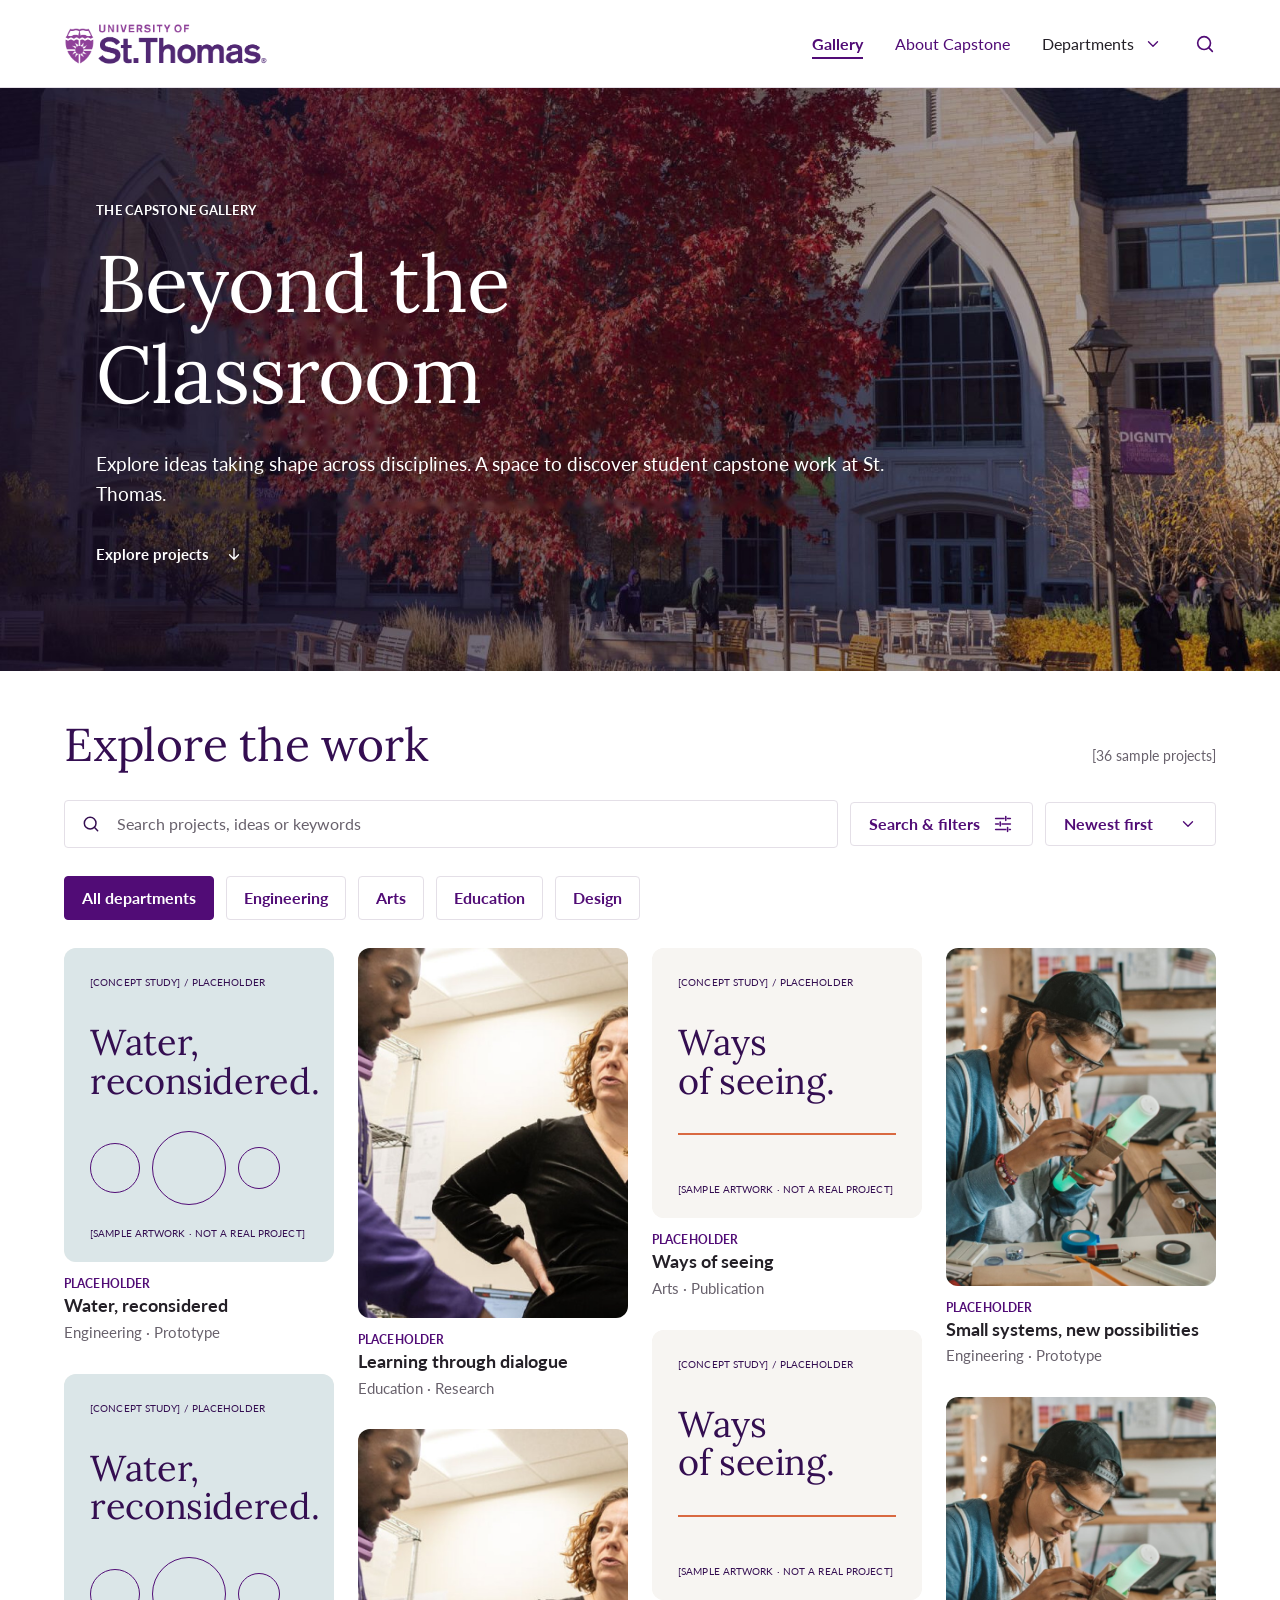
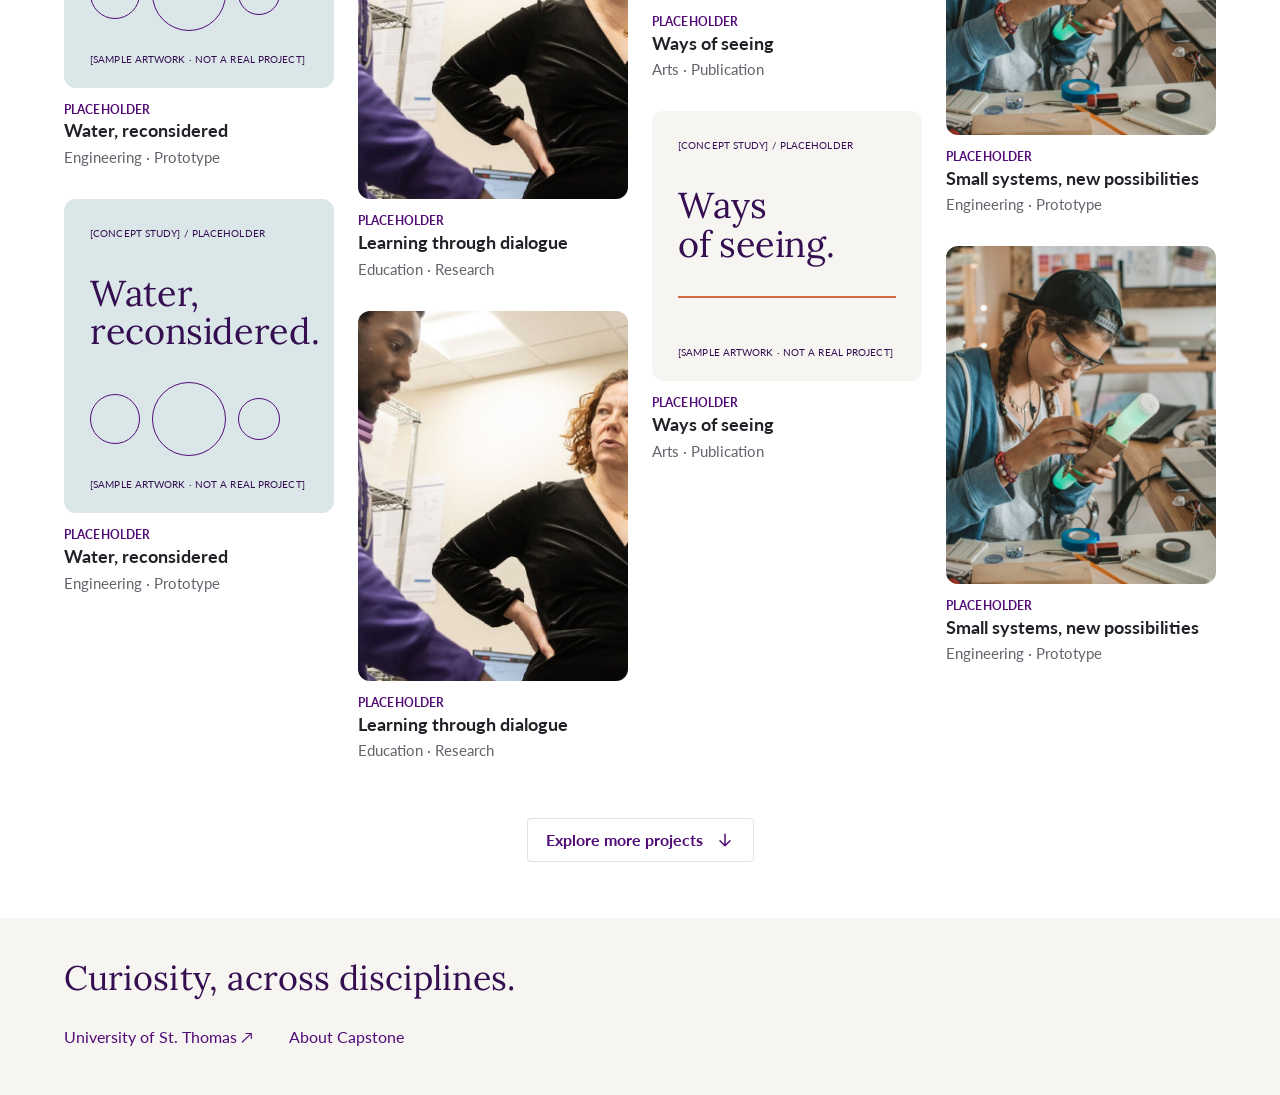
<file: index.html>
<!doctype html>
<html lang="en">
<head>
  <meta charset="utf-8">
  <meta name="viewport" content="width=device-width, initial-scale=1">
  <title>Capstone Gallery · University of St. Thomas</title>
  <meta name="description" content="Explore student capstone work at the University of St. Thomas.">
  <link rel="preconnect" href="https://fonts.googleapis.com">
  <link rel="preconnect" href="https://fonts.gstatic.com" crossorigin>
  <link href="https://fonts.googleapis.com/css2?family=Lato:wght@400;700&family=Lora:wght@400;500&display=swap" rel="stylesheet">
  <link rel="stylesheet" href="css/style.css">
</head>
<body data-page="home">
  <a class="skip-link" href="#main">Skip to content</a>

  <header class="site-header">
    <div class="container header-inner">
      <a class="brand" href="https://www.stthomas.edu/" target="_blank" rel="noopener" aria-label="University of St. Thomas website (opens in a new tab)">
        <img src="images/ust-logo.png" alt="University of St. Thomas">
      </a>
      <nav class="site-nav" aria-label="Main">
        <a href="index.html" aria-current="page">Gallery</a>
        <a href="about.html" class="nav-about">About Capstone</a>
        <div class="menu-wrap dept-menu">
          <button type="button" class="dept-toggle" aria-expanded="false" aria-haspopup="true">Departments
            <svg viewBox="0 0 24 24" aria-hidden="true"><path d="M6 9l6 6 6-6"/></svg></button>
          <ul class="menu dept-list" hidden></ul>
        </div>
        <a class="nav-search" href="search.html" aria-label="Search projects">
          <svg viewBox="0 0 24 24" aria-hidden="true"><circle cx="11" cy="11" r="7"/><path d="M20 20l-4-4"/></svg></a>
      </nav>
    </div>
  </header>

  <section class="hero">
    <div class="container">
      <div class="hero-text">
        <p class="eyebrow">The Capstone Gallery</p>
        <h1>Beyond the Classroom</h1>
        <p class="hero-sub">Explore ideas taking shape across disciplines. A space to discover student capstone work at St. Thomas.</p>
        <a class="hero-link" href="#main">Explore projects <svg viewBox="0 0 24 24" aria-hidden="true"><path d="M12 5v14M6 13l6 6 6-6"/></svg></a>
      </div>
    </div>
  </section>

  <main id="main" class="container work">
    <div class="work-head">
      <h2>Explore the work</h2>
      <p id="count" class="count" aria-live="polite"></p>
    </div>

    <div class="toolbar">
      <label class="search">
        <svg viewBox="0 0 24 24" aria-hidden="true"><circle cx="11" cy="11" r="7"/><path d="M20 20l-4-4"/></svg>
        <span class="sr-only">Search projects</span>
        <input id="search" type="search" placeholder="Search projects, ideas or keywords" autocomplete="off">
      </label>
      <a id="to-search" class="btn" href="search.html?filters=open">Search &amp; filters <svg viewBox="0 0 24 24" aria-hidden="true"><path d="M4 6h9M17 6h3M4 12h3M11 12h9M4 18h11M19 18h1"/><path d="M15 4v4M9 10v4M17 16v4"/></svg></a>
      <div id="sort" class="dropdown dropdown-btn" data-align="right"></div>
    </div>

    <div id="chips" class="chips" role="group" aria-label="Filter by department"></div>

    <div id="results" class="masonry"></div>
    <div class="more-wrap"><button id="more" class="btn" type="button" hidden>Explore more projects <svg viewBox="0 0 24 24" aria-hidden="true"><path d="M12 5v14M6 13l6 6 6-6"/></svg></button></div>
  </main>

  <dialog id="project" class="modal" aria-labelledby="p-title"></dialog>

  <footer class="site-footer">
    <div class="container">
      <p class="footer-title">Curiosity, across disciplines.</p>
      <nav class="footer-links" aria-label="Footer">
        <a href="https://www.stthomas.edu/" target="_blank" rel="noopener">University of St. Thomas ↗</a>
        <a href="about.html">About Capstone</a>
      </nav>
    </div>
  </footer>

  <script src="js/main.js"></script>
</body>
</html>
</file>
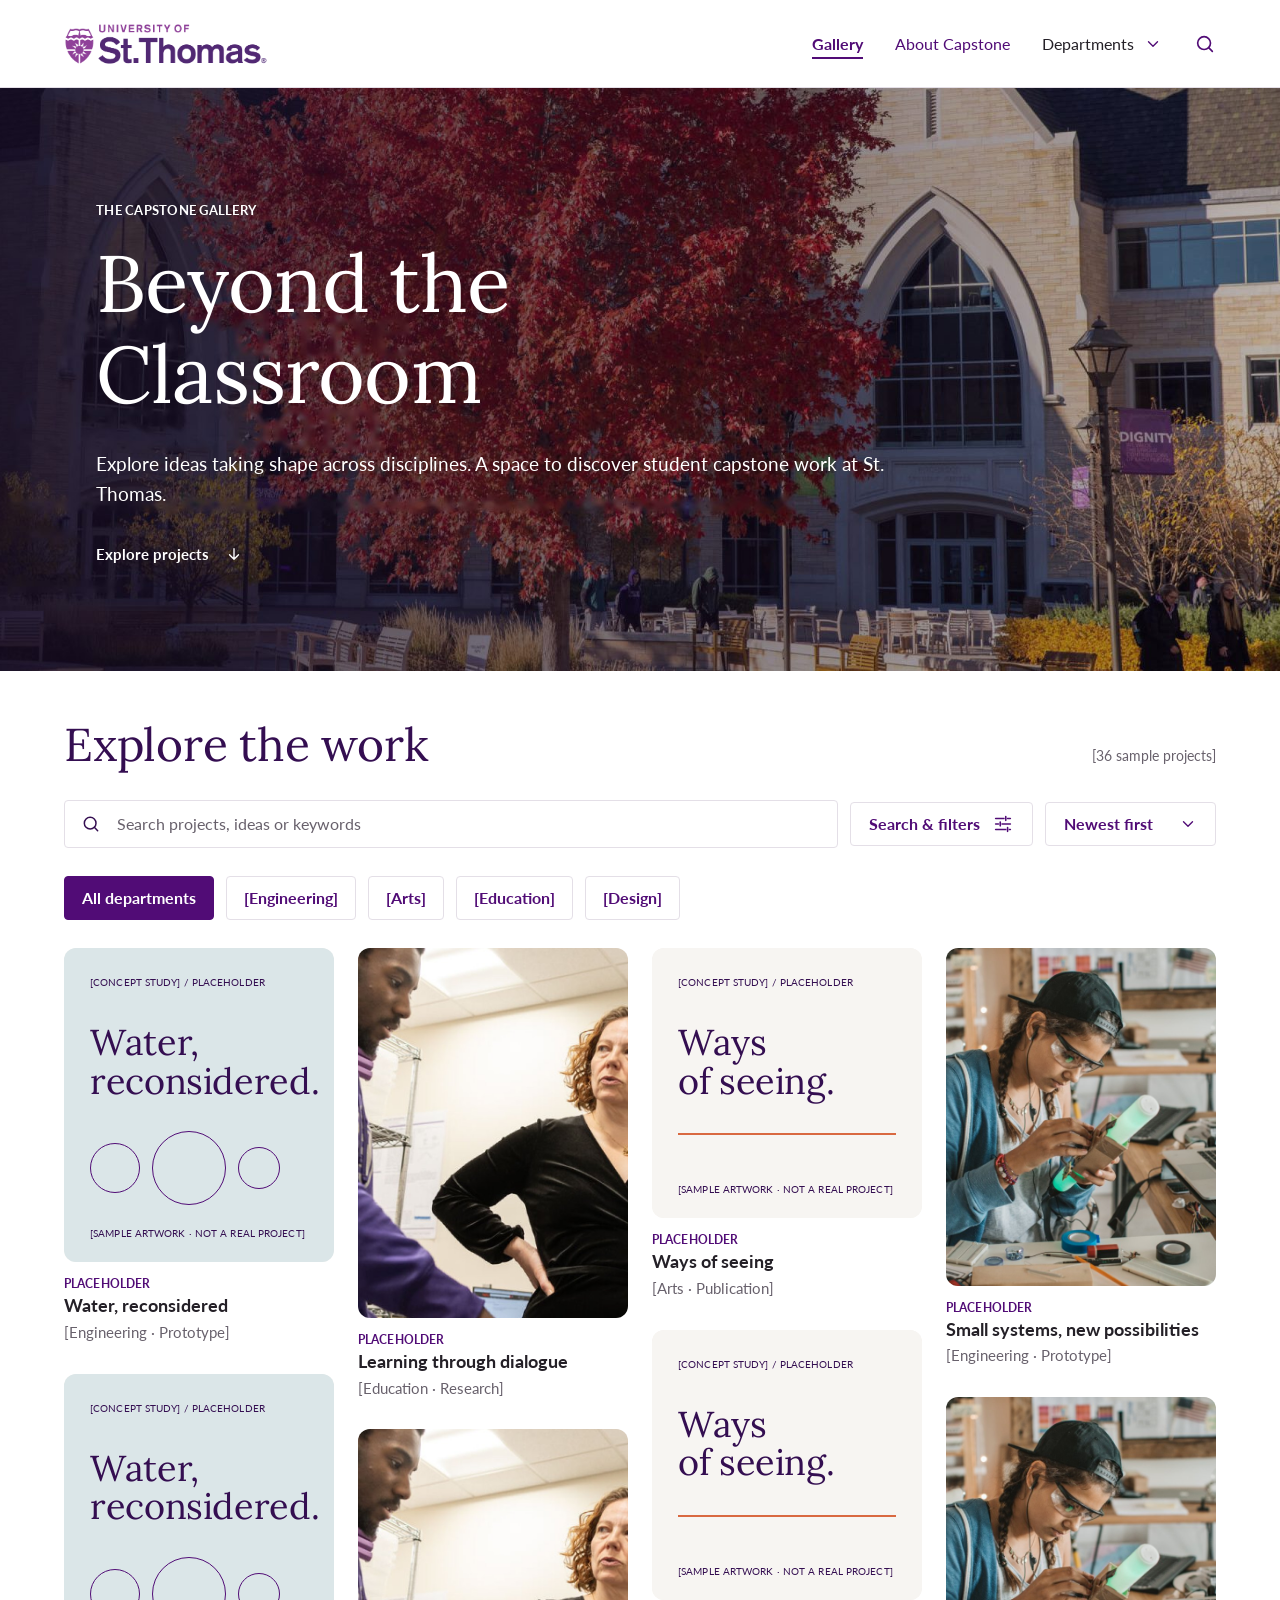
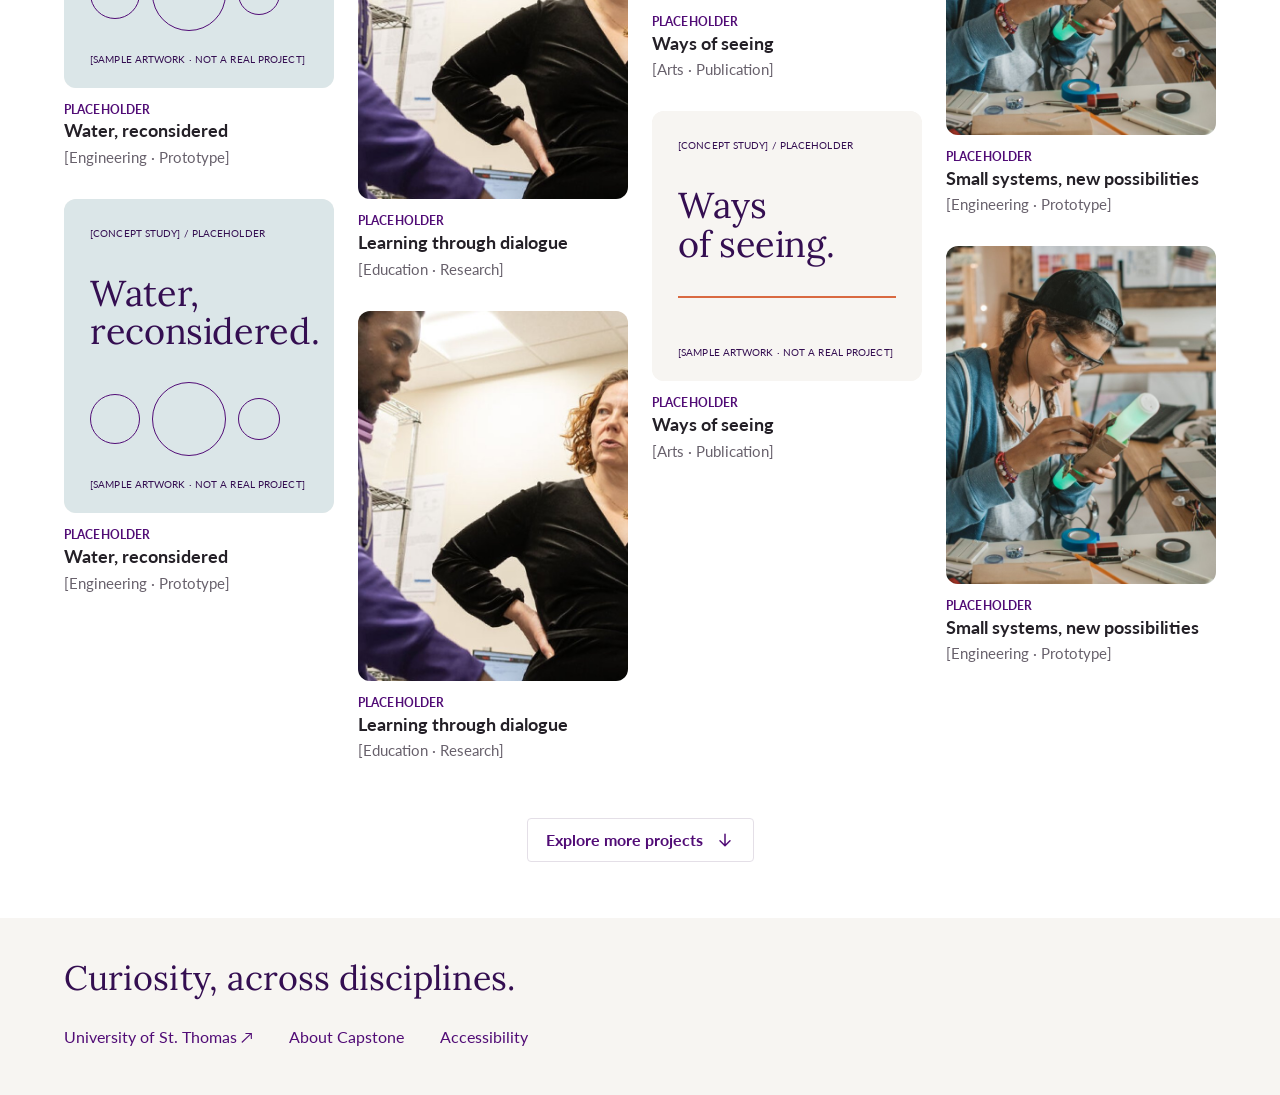
<file: draft2/index.html>
<!doctype html>
<html lang="en">
<head>
  <meta charset="utf-8">
  <meta name="viewport" content="width=device-width, initial-scale=1">
  <title>Capstone Gallery · University of St. Thomas</title>
  <meta name="description" content="Explore student capstone work at the University of St. Thomas.">
  <link rel="preconnect" href="https://fonts.googleapis.com">
  <link rel="preconnect" href="https://fonts.gstatic.com" crossorigin>
  <link href="https://fonts.googleapis.com/css2?family=Lato:wght@400;700&family=Lora:wght@400;500&display=swap" rel="stylesheet">
  <link rel="stylesheet" href="css/style.css">
</head>
<body data-page="home">
  <a class="skip-link" href="#main">Skip to content</a>

  <header class="site-header">
    <div class="container header-inner">
      <a class="brand" href="index.html" aria-label="Capstone Gallery home">
        <img src="images/ust-logo.png" alt="University of St. Thomas">
      </a>
      <nav class="site-nav" aria-label="Main">
        <a href="index.html" aria-current="page">Gallery</a>
        <a href="about.html" class="nav-about">About Capstone</a>
        <div class="menu-wrap dept-menu">
          <button type="button" class="dept-toggle" aria-expanded="false" aria-haspopup="true">Departments
            <svg viewBox="0 0 24 24" aria-hidden="true"><path d="M6 9l6 6 6-6"/></svg></button>
          <ul class="menu dept-list" hidden></ul>
        </div>
        <a class="nav-search" href="search.html" aria-label="Search projects">
          <svg viewBox="0 0 24 24" aria-hidden="true"><circle cx="11" cy="11" r="7"/><path d="M20 20l-4-4"/></svg></a>
      </nav>
    </div>
  </header>

  <section class="hero">
    <div class="container">
      <div class="hero-text">
        <p class="eyebrow">The Capstone Gallery</p>
        <h1>Beyond the Classroom</h1>
        <p class="hero-sub">Explore ideas taking shape across disciplines. A space to discover student capstone work at St. Thomas.</p>
        <a class="hero-link" href="#main">Explore projects <svg viewBox="0 0 24 24" aria-hidden="true"><path d="M12 5v14M6 13l6 6 6-6"/></svg></a>
      </div>
    </div>
  </section>

  <main id="main" class="container work">
    <div class="work-head">
      <h2>Explore the work</h2>
      <p id="count" class="count" aria-live="polite"></p>
    </div>

    <div class="toolbar">
      <label class="search">
        <svg viewBox="0 0 24 24" aria-hidden="true"><circle cx="11" cy="11" r="7"/><path d="M20 20l-4-4"/></svg>
        <span class="sr-only">Search projects</span>
        <input id="search" type="search" placeholder="Search projects, ideas or keywords" autocomplete="off">
      </label>
      <a id="to-search" class="btn" href="search.html?filters=open">Search &amp; filters <svg viewBox="0 0 24 24" aria-hidden="true"><path d="M4 6h9M17 6h3M4 12h3M11 12h9M4 18h11M19 18h1"/><path d="M15 4v4M9 10v4M17 16v4"/></svg></a>
      <div id="sort" class="dropdown dropdown-btn" data-align="right"></div>
    </div>

    <div id="chips" class="chips" role="group" aria-label="Filter by department"></div>

    <div id="results" class="masonry"></div>
    <div class="more-wrap"><button id="more" class="btn" type="button" hidden>Explore more projects <svg viewBox="0 0 24 24" aria-hidden="true"><path d="M12 5v14M6 13l6 6 6-6"/></svg></button></div>
  </main>

  <dialog id="project" class="modal" aria-labelledby="p-title"></dialog>

  <footer class="site-footer">
    <div class="container">
      <p class="footer-title">Curiosity, across disciplines.</p>
      <nav class="footer-links" aria-label="Footer">
        <a href="https://www.stthomas.edu/" target="_blank" rel="noopener">University of St. Thomas ↗</a>
        <a href="about.html">About Capstone</a>
        <a href="https://www.stthomas.edu/accessibility/" target="_blank" rel="noopener">Accessibility</a>
      </nav>
    </div>
  </footer>

  <script src="js/main.js"></script>
</body>
</html>
</file>
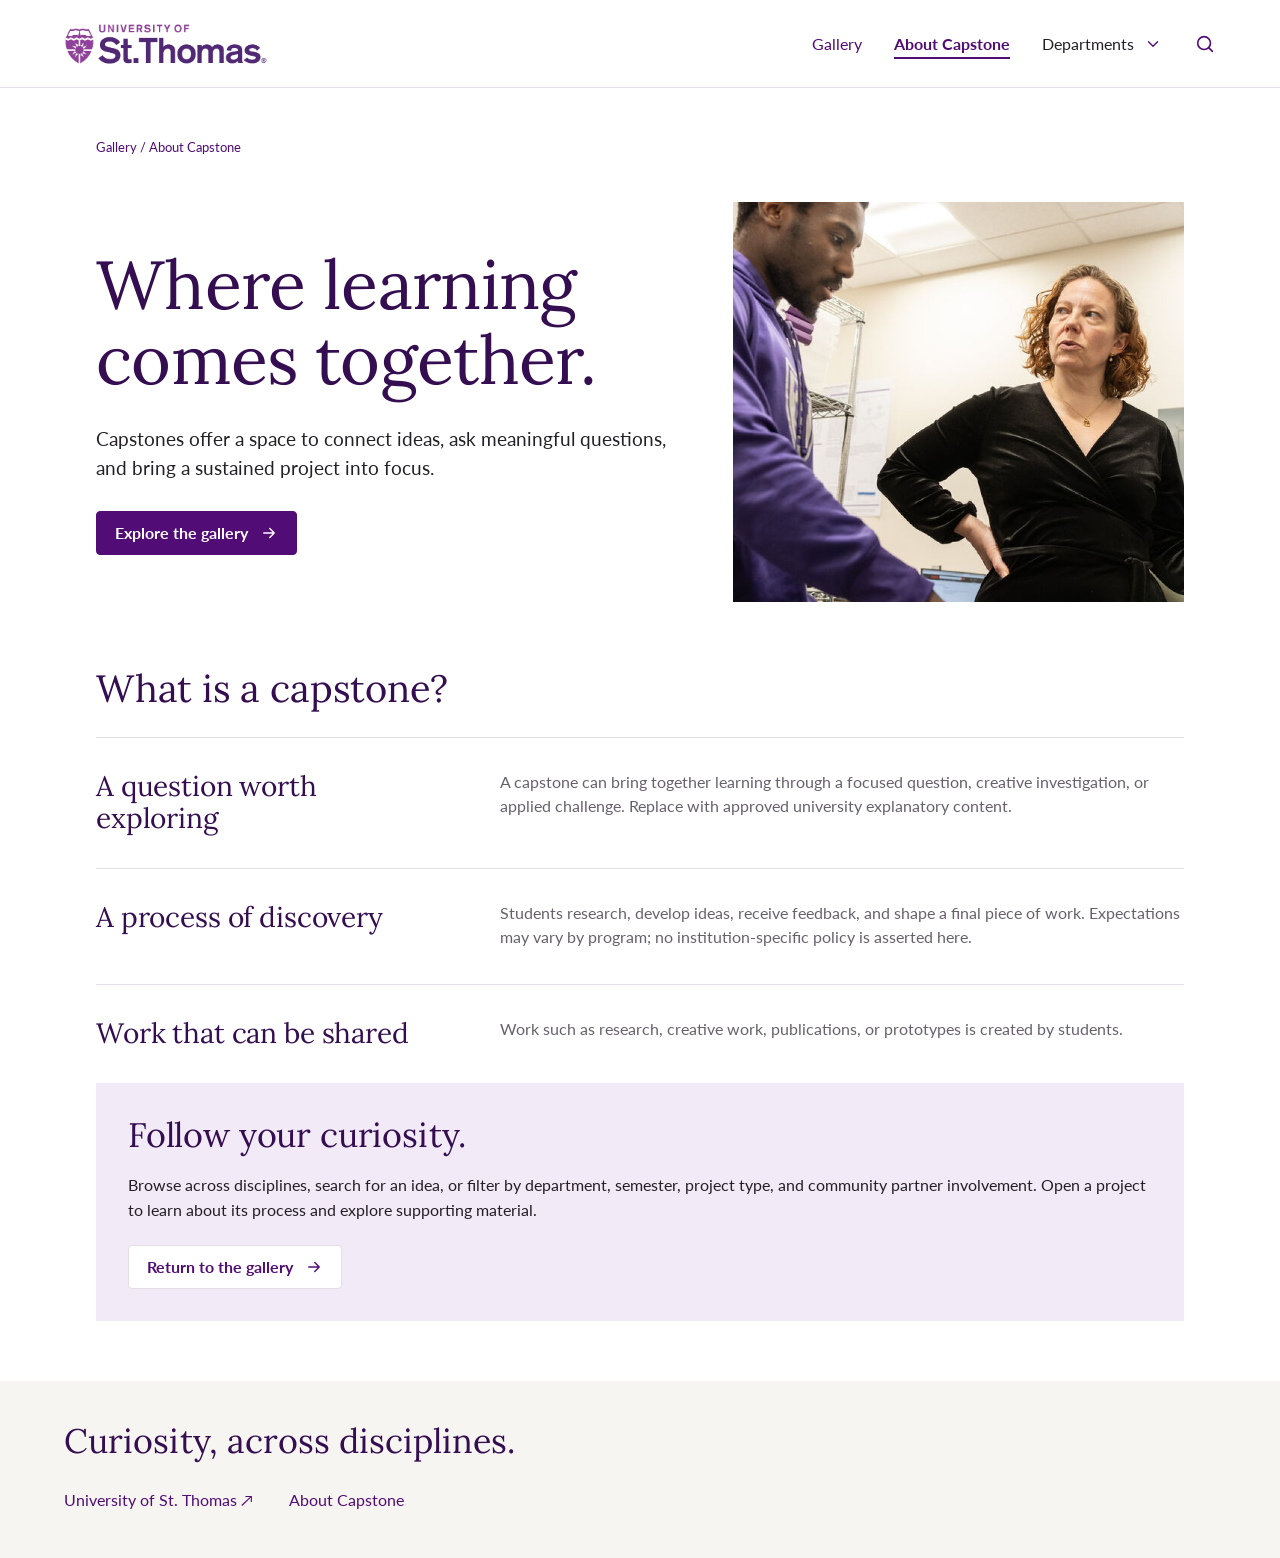
<file: about.html>
<!doctype html>
<html lang="en">
<head>
  <meta charset="utf-8">
  <meta name="viewport" content="width=device-width, initial-scale=1">
  <title>About Capstone · University of St. Thomas</title>
  <meta name="description" content="Explore student capstone work at the University of St. Thomas.">
  <link rel="preconnect" href="https://fonts.googleapis.com">
  <link rel="preconnect" href="https://fonts.gstatic.com" crossorigin>
  <link href="https://fonts.googleapis.com/css2?family=Lato:wght@400;700&family=Lora:wght@400;500&display=swap" rel="stylesheet">
  <link rel="stylesheet" href="css/style.css">
</head>
<body data-page="about">
  <a class="skip-link" href="#main">Skip to content</a>

  <header class="site-header">
    <div class="container header-inner">
      <a class="brand" href="https://www.stthomas.edu/" target="_blank" rel="noopener" aria-label="University of St. Thomas website (opens in a new tab)">
        <img src="images/ust-logo.png" alt="University of St. Thomas">
      </a>
      <nav class="site-nav" aria-label="Main">
        <a href="index.html">Gallery</a>
        <a href="about.html" class="nav-about" aria-current="page">About Capstone</a>
        <div class="menu-wrap dept-menu">
          <button type="button" class="dept-toggle" aria-expanded="false" aria-haspopup="true">Departments
            <svg viewBox="0 0 24 24" aria-hidden="true"><path d="M6 9l6 6 6-6"/></svg></button>
          <ul class="menu dept-list" hidden></ul>
        </div>
        <a class="nav-search" href="search.html" aria-label="Search projects">
          <svg viewBox="0 0 24 24" aria-hidden="true"><circle cx="11" cy="11" r="7"/><path d="M20 20l-4-4"/></svg></a>
      </nav>
    </div>
  </header>

  <main id="main" class="container about">
    <p class="crumbs"><a href="index.html">Gallery</a> / About Capstone</p>

    <section class="about-hero">
      <div>
        <h1>Where learning comes together.</h1>
        <p class="lead">Capstones offer a space to connect ideas, ask meaningful questions, and bring a sustained project into focus.</p>
        <a class="btn btn-primary" href="index.html#main">Explore the gallery <svg viewBox="0 0 24 24" aria-hidden="true"><path d="M5 12h14M13 6l6 6-6 6"/></svg></a>
      </div>
      <img src="images/sample-dialogue.jpg" alt="A student and a professor talking in a lab">
    </section>

    <section class="what">
      <h2>What is a capstone?</h2>
      <div class="what-row">
        <h3>A question worth exploring</h3>
        <p>A capstone can bring together learning through a focused question, creative investigation, or applied challenge. Replace with approved university explanatory content.</p>
      </div>
      <div class="what-row">
        <h3>A process of discovery</h3>
        <p>Students research, develop ideas, receive feedback, and shape a final piece of work. Expectations may vary by program; no institution-specific policy is asserted here.</p>
      </div>
      <div class="what-row">
        <h3>Work that can be shared</h3>
        <p>Work such as research, creative work, publications, or prototypes is created by students.</p>
      </div>
    </section>

    <section class="callout">
      <h2>Follow your curiosity.</h2>
      <p>Browse across disciplines, search for an idea, or filter by department, semester, project type, and community partner involvement. Open a project to learn about its process and explore supporting material.</p>
      <a class="btn" href="index.html#main">Return to the gallery <svg viewBox="0 0 24 24" aria-hidden="true"><path d="M5 12h14M13 6l6 6-6 6"/></svg></a>
    </section>
  </main>


  <footer class="site-footer">
    <div class="container">
      <p class="footer-title">Curiosity, across disciplines.</p>
      <nav class="footer-links" aria-label="Footer">
        <a href="https://www.stthomas.edu/" target="_blank" rel="noopener">University of St. Thomas ↗</a>
        <a href="about.html">About Capstone</a>
      </nav>
    </div>
  </footer>

  <script src="js/main.js"></script>
</body>
</html>
</file>
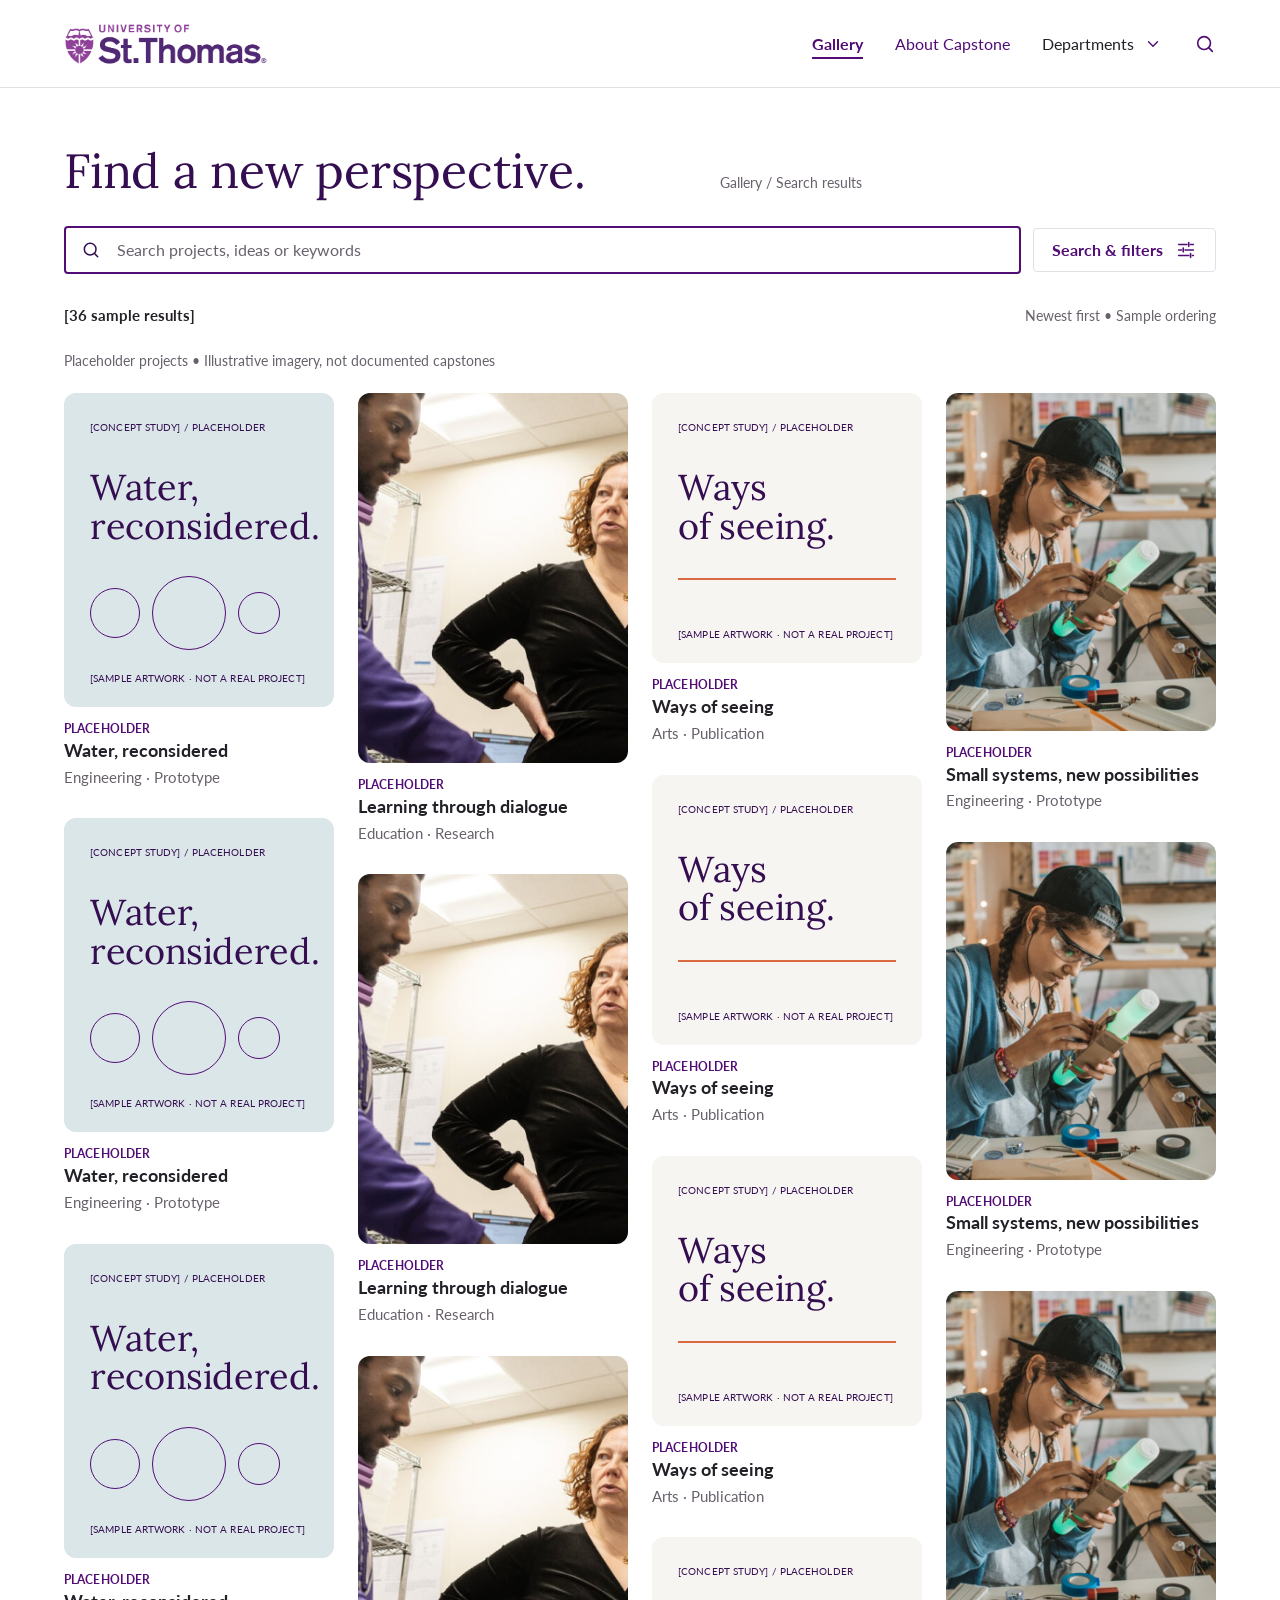
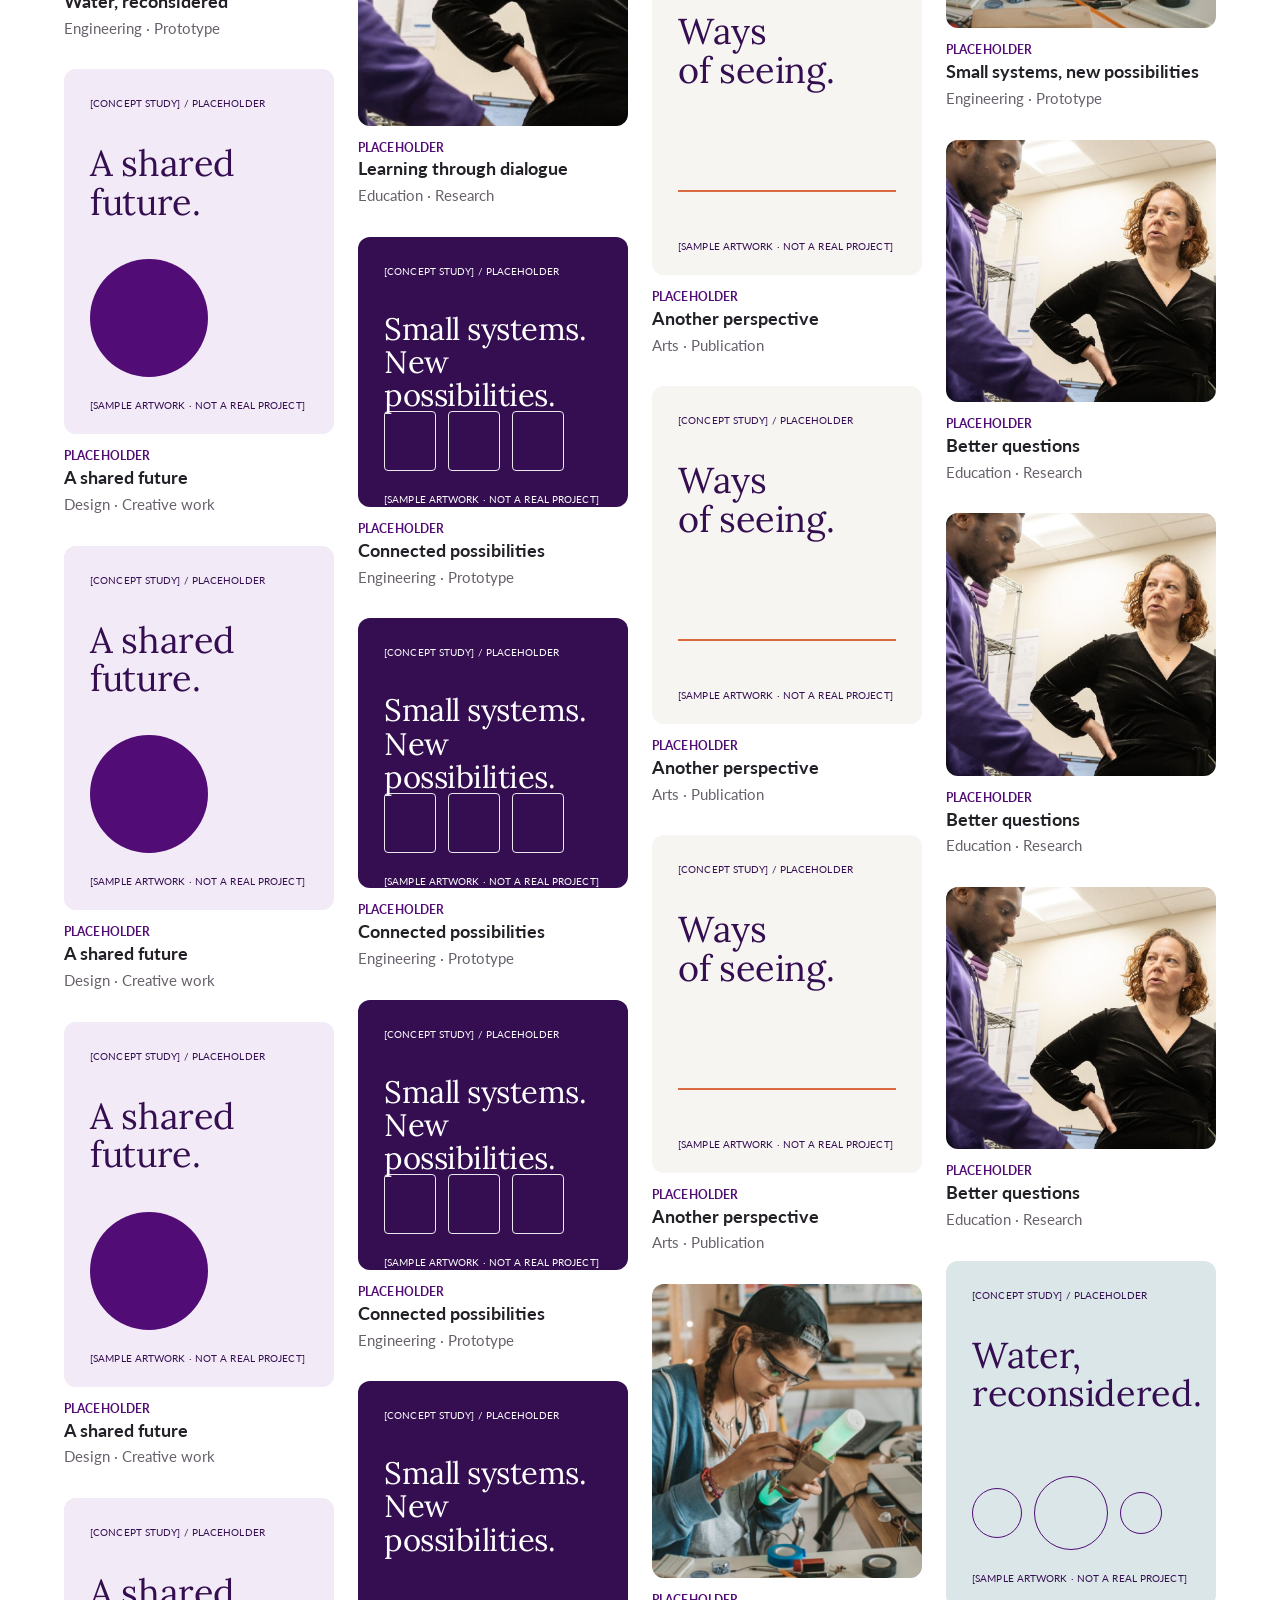
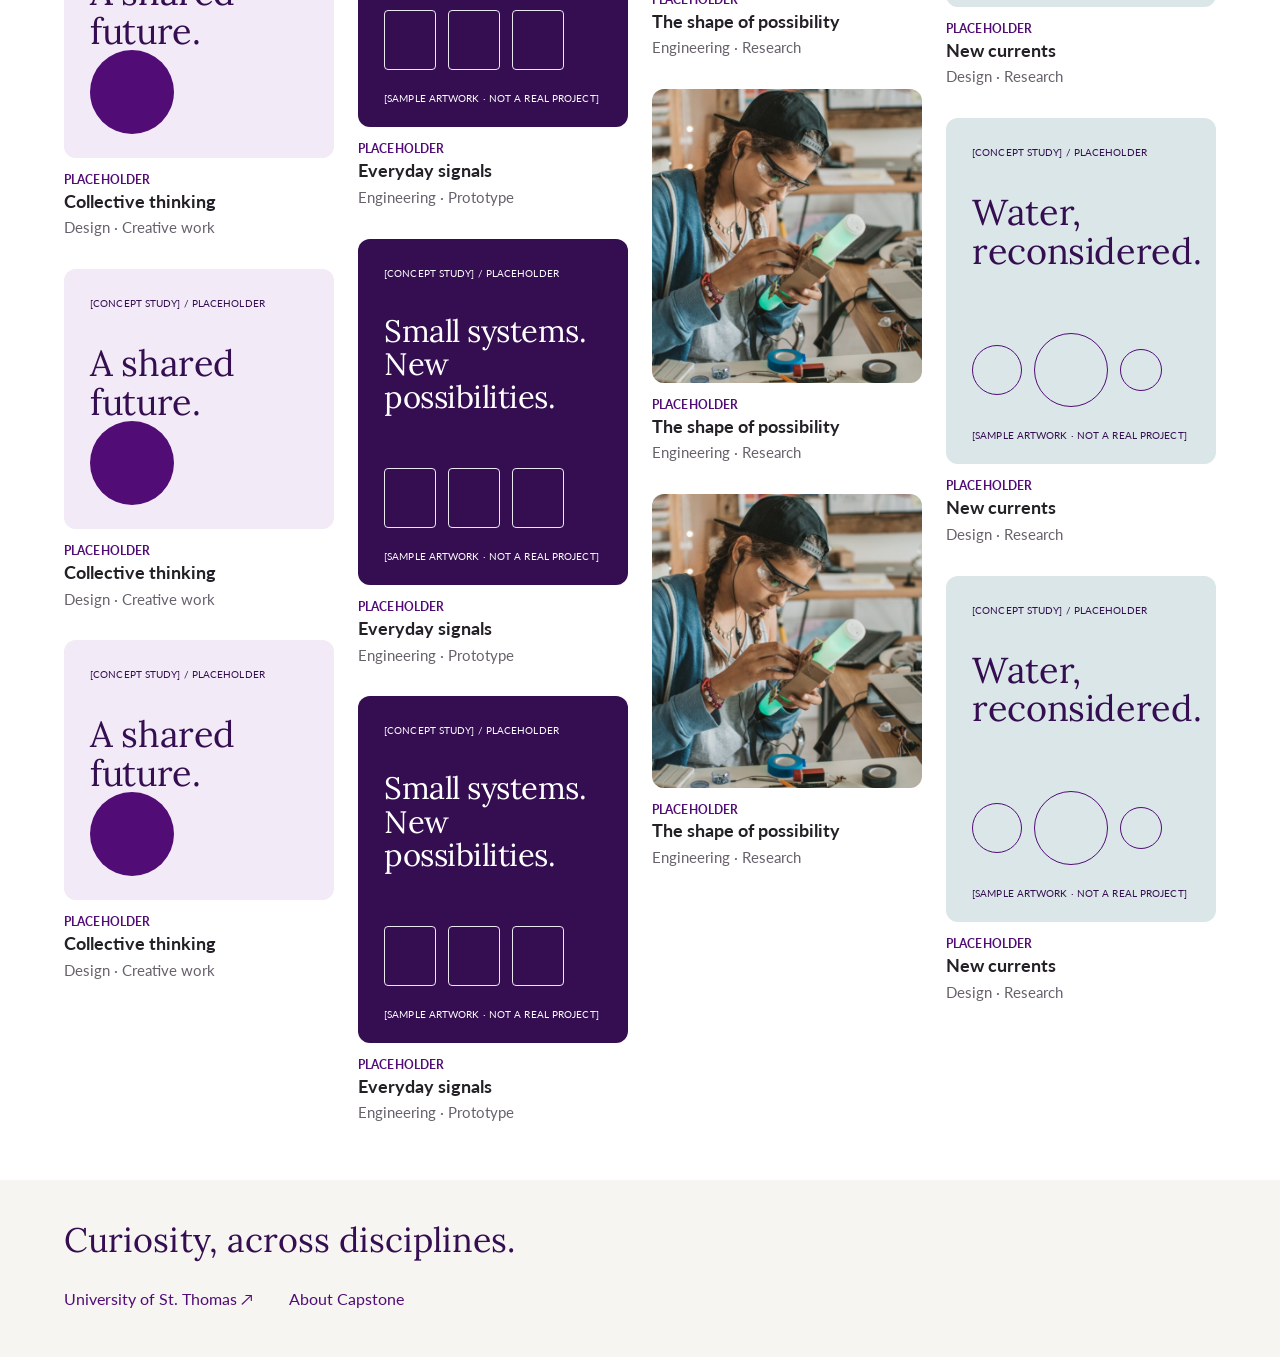
<file: search.html>
<!doctype html>
<html lang="en">
<head>
  <meta charset="utf-8">
  <meta name="viewport" content="width=device-width, initial-scale=1">
  <title>Search · Capstone Gallery</title>
  <meta name="description" content="Explore student capstone work at the University of St. Thomas.">
  <link rel="preconnect" href="https://fonts.googleapis.com">
  <link rel="preconnect" href="https://fonts.gstatic.com" crossorigin>
  <link href="https://fonts.googleapis.com/css2?family=Lato:wght@400;700&family=Lora:wght@400;500&display=swap" rel="stylesheet">
  <link rel="stylesheet" href="css/style.css">
</head>
<body data-page="search">
  <a class="skip-link" href="#main">Skip to content</a>

  <header class="site-header">
    <div class="container header-inner">
      <a class="brand" href="https://www.stthomas.edu/" target="_blank" rel="noopener" aria-label="University of St. Thomas website (opens in a new tab)">
        <img src="images/ust-logo.png" alt="University of St. Thomas">
      </a>
      <nav class="site-nav" aria-label="Main">
        <a href="index.html" aria-current="page">Gallery</a>
        <a href="about.html" class="nav-about">About Capstone</a>
        <div class="menu-wrap dept-menu">
          <button type="button" class="dept-toggle" aria-expanded="false" aria-haspopup="true">Departments
            <svg viewBox="0 0 24 24" aria-hidden="true"><path d="M6 9l6 6 6-6"/></svg></button>
          <ul class="menu dept-list" hidden></ul>
        </div>
        <a class="nav-search" href="search.html" aria-label="Search projects">
          <svg viewBox="0 0 24 24" aria-hidden="true"><circle cx="11" cy="11" r="7"/><path d="M20 20l-4-4"/></svg></a>
      </nav>
    </div>
  </header>

  <main id="main" class="container work search-page">
    <div class="search-head">
      <h1>Find a new perspective.</h1>
      <p class="crumbs-inline"><a href="index.html">Gallery</a> / Search results</p>
    </div>

    <div class="toolbar">
      <label class="search search-lg">
        <svg viewBox="0 0 24 24" aria-hidden="true"><circle cx="11" cy="11" r="7"/><path d="M20 20l-4-4"/></svg>
        <span class="sr-only">Search projects</span>
        <input id="search" type="search" placeholder="Search projects, ideas or keywords" autocomplete="off">
        <button id="search-clear" class="search-clear" type="button" aria-label="Clear search" hidden><svg viewBox="0 0 24 24" aria-hidden="true"><path d="M6 6l12 12M18 6L6 18"/></svg></button>
      </label>
      <button id="filters-btn" class="btn" type="button" aria-expanded="false" aria-controls="filters"><span>Search &amp; filters</span> <svg viewBox="0 0 24 24" aria-hidden="true"><path d="M4 6h9M17 6h3M4 12h3M11 12h9M4 18h11M19 18h1"/><path d="M15 4v4M9 10v4M17 16v4"/></svg></button>
    </div>

    <section id="filters" class="filters" hidden aria-label="Filters">
      <p class="filters-title">Refine your discovery</p>
      <div class="filters-grid">
        <div class="field"><span class="field-label" id="l-dept">Department</span><div id="f-dept" class="dropdown" aria-labelledby="l-dept"></div></div>
        <div class="field"><span class="field-label" id="l-sem">Semester / year</span><div id="f-sem" class="dropdown"></div></div>
        <div class="field"><span class="field-label" id="l-type">Project type</span><div id="f-type" class="dropdown"></div></div>
        <div class="field"><span class="field-label" id="l-partner">Community partner</span><div id="f-partner" class="dropdown"></div></div>
        <div class="field"><span class="field-label" id="l-sort">Sort projects</span><div id="f-sort" class="dropdown"></div></div>
      </div>
    </section>

    <div id="active" class="active-filters"></div>

    <div class="results-head">
      <p id="count" class="results-count" aria-live="polite"></p>
      <p id="order" class="results-order"></p>
    </div>
    <p id="note" class="note"></p>

    <div id="results" class="masonry"></div>
  </main>

  <dialog id="project" class="modal" aria-labelledby="p-title"></dialog>

  <footer class="site-footer">
    <div class="container">
      <p class="footer-title">Curiosity, across disciplines.</p>
      <nav class="footer-links" aria-label="Footer">
        <a href="https://www.stthomas.edu/" target="_blank" rel="noopener">University of St. Thomas ↗</a>
        <a href="about.html">About Capstone</a>
      </nav>
    </div>
  </footer>

  <script src="js/main.js"></script>
</body>
</html>
</file>
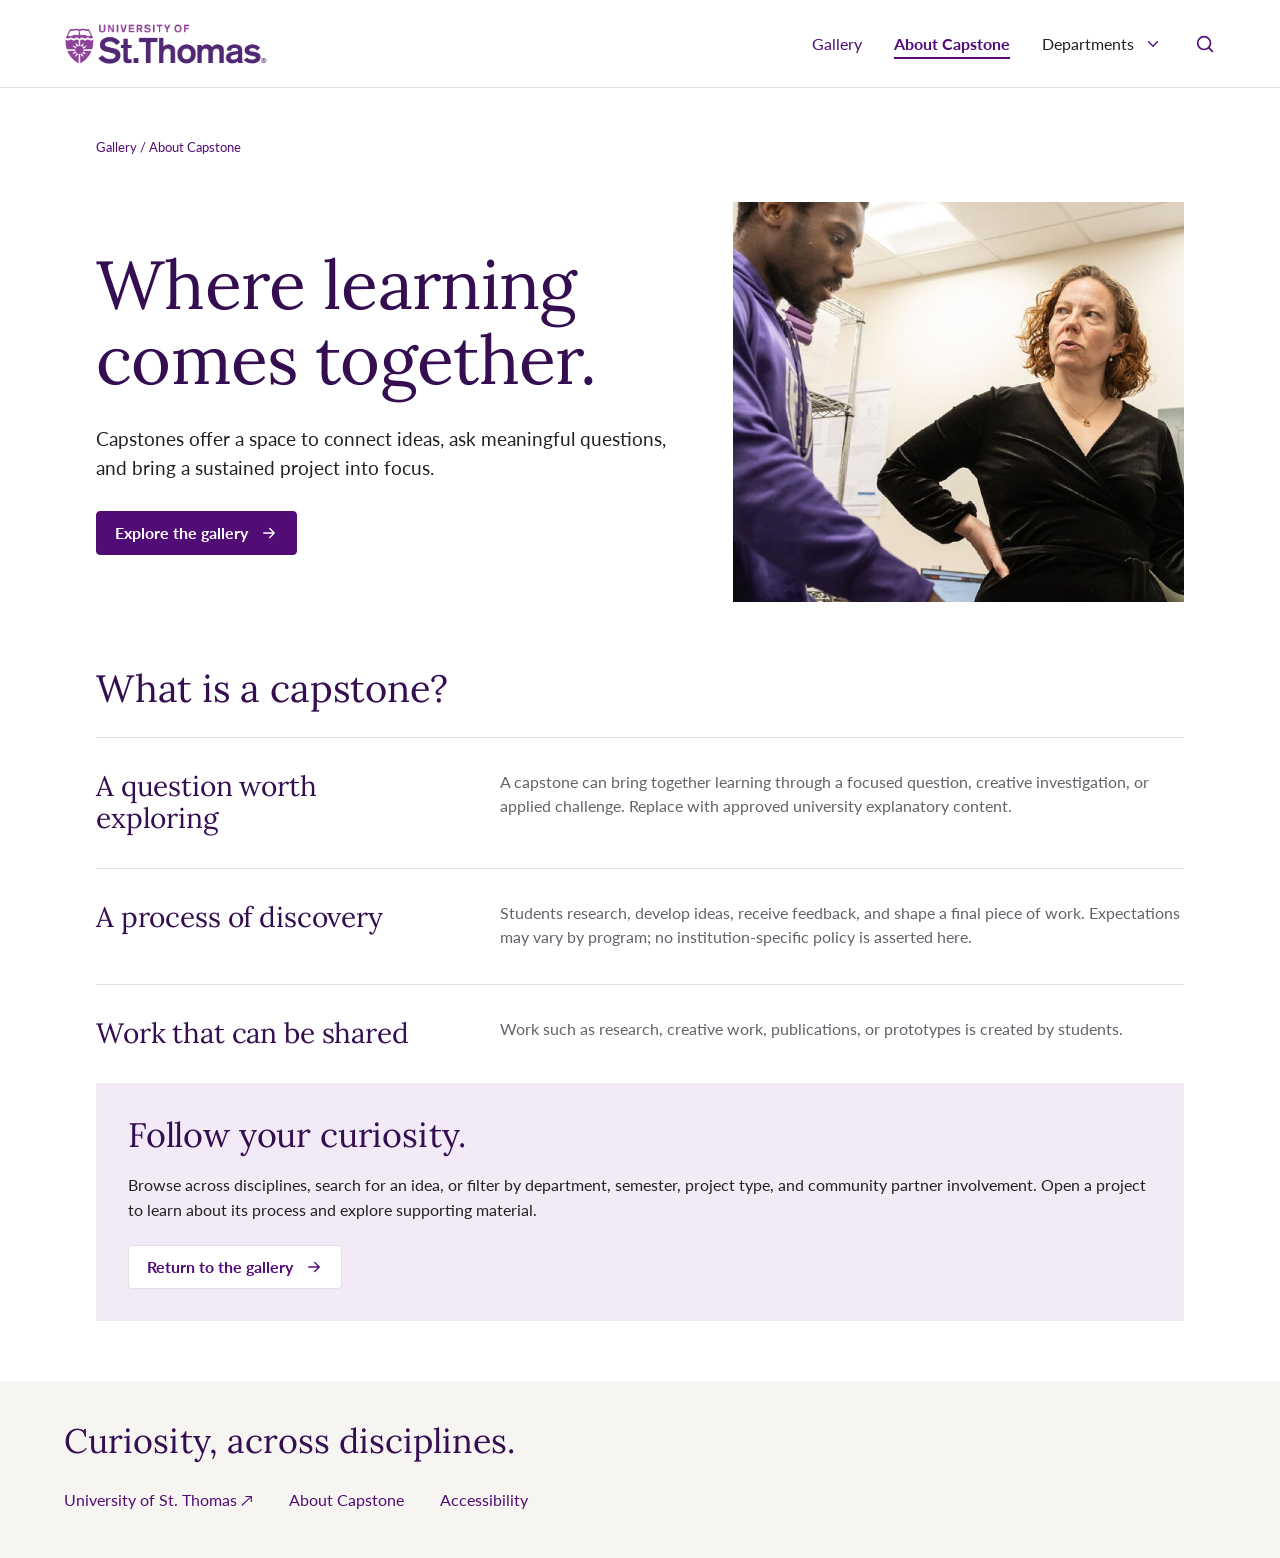
<file: draft2/about.html>
<!doctype html>
<html lang="en">
<head>
  <meta charset="utf-8">
  <meta name="viewport" content="width=device-width, initial-scale=1">
  <title>About Capstone · University of St. Thomas</title>
  <meta name="description" content="Explore student capstone work at the University of St. Thomas.">
  <link rel="preconnect" href="https://fonts.googleapis.com">
  <link rel="preconnect" href="https://fonts.gstatic.com" crossorigin>
  <link href="https://fonts.googleapis.com/css2?family=Lato:wght@400;700&family=Lora:wght@400;500&display=swap" rel="stylesheet">
  <link rel="stylesheet" href="css/style.css">
</head>
<body data-page="about">
  <a class="skip-link" href="#main">Skip to content</a>

  <header class="site-header">
    <div class="container header-inner">
      <a class="brand" href="index.html" aria-label="Capstone Gallery home">
        <img src="images/ust-logo.png" alt="University of St. Thomas">
      </a>
      <nav class="site-nav" aria-label="Main">
        <a href="index.html">Gallery</a>
        <a href="about.html" class="nav-about" aria-current="page">About Capstone</a>
        <div class="menu-wrap dept-menu">
          <button type="button" class="dept-toggle" aria-expanded="false" aria-haspopup="true">Departments
            <svg viewBox="0 0 24 24" aria-hidden="true"><path d="M6 9l6 6 6-6"/></svg></button>
          <ul class="menu dept-list" hidden></ul>
        </div>
        <a class="nav-search" href="search.html" aria-label="Search projects">
          <svg viewBox="0 0 24 24" aria-hidden="true"><circle cx="11" cy="11" r="7"/><path d="M20 20l-4-4"/></svg></a>
      </nav>
    </div>
  </header>

  <main id="main" class="container about">
    <p class="crumbs"><a href="index.html">Gallery</a> / About Capstone</p>

    <section class="about-hero">
      <div>
        <h1>Where learning comes together.</h1>
        <p class="lead">Capstones offer a space to connect ideas, ask meaningful questions, and bring a sustained project into focus.</p>
        <a class="btn btn-primary" href="index.html#main">Explore the gallery <svg viewBox="0 0 24 24" aria-hidden="true"><path d="M5 12h14M13 6l6 6-6 6"/></svg></a>
      </div>
      <img src="images/sample-dialogue.jpg" alt="A student and a professor talking in a lab">
    </section>

    <section class="what">
      <h2>What is a capstone?</h2>
      <div class="what-row">
        <h3>A question worth exploring</h3>
        <p>A capstone can bring together learning through a focused question, creative investigation, or applied challenge. Replace with approved university explanatory content.</p>
      </div>
      <div class="what-row">
        <h3>A process of discovery</h3>
        <p>Students research, develop ideas, receive feedback, and shape a final piece of work. Expectations may vary by program; no institution-specific policy is asserted here.</p>
      </div>
      <div class="what-row">
        <h3>Work that can be shared</h3>
        <p>Work such as research, creative work, publications, or prototypes is created by students.</p>
      </div>
    </section>

    <section class="callout">
      <h2>Follow your curiosity.</h2>
      <p>Browse across disciplines, search for an idea, or filter by department, semester, project type, and community partner involvement. Open a project to learn about its process and explore supporting material.</p>
      <a class="btn" href="index.html#main">Return to the gallery <svg viewBox="0 0 24 24" aria-hidden="true"><path d="M5 12h14M13 6l6 6-6 6"/></svg></a>
    </section>
  </main>


  <footer class="site-footer">
    <div class="container">
      <p class="footer-title">Curiosity, across disciplines.</p>
      <nav class="footer-links" aria-label="Footer">
        <a href="https://www.stthomas.edu/" target="_blank" rel="noopener">University of St. Thomas ↗</a>
        <a href="about.html">About Capstone</a>
        <a href="https://www.stthomas.edu/accessibility/" target="_blank" rel="noopener">Accessibility</a>
      </nav>
    </div>
  </footer>

  <script src="js/main.js"></script>
</body>
</html>
</file>
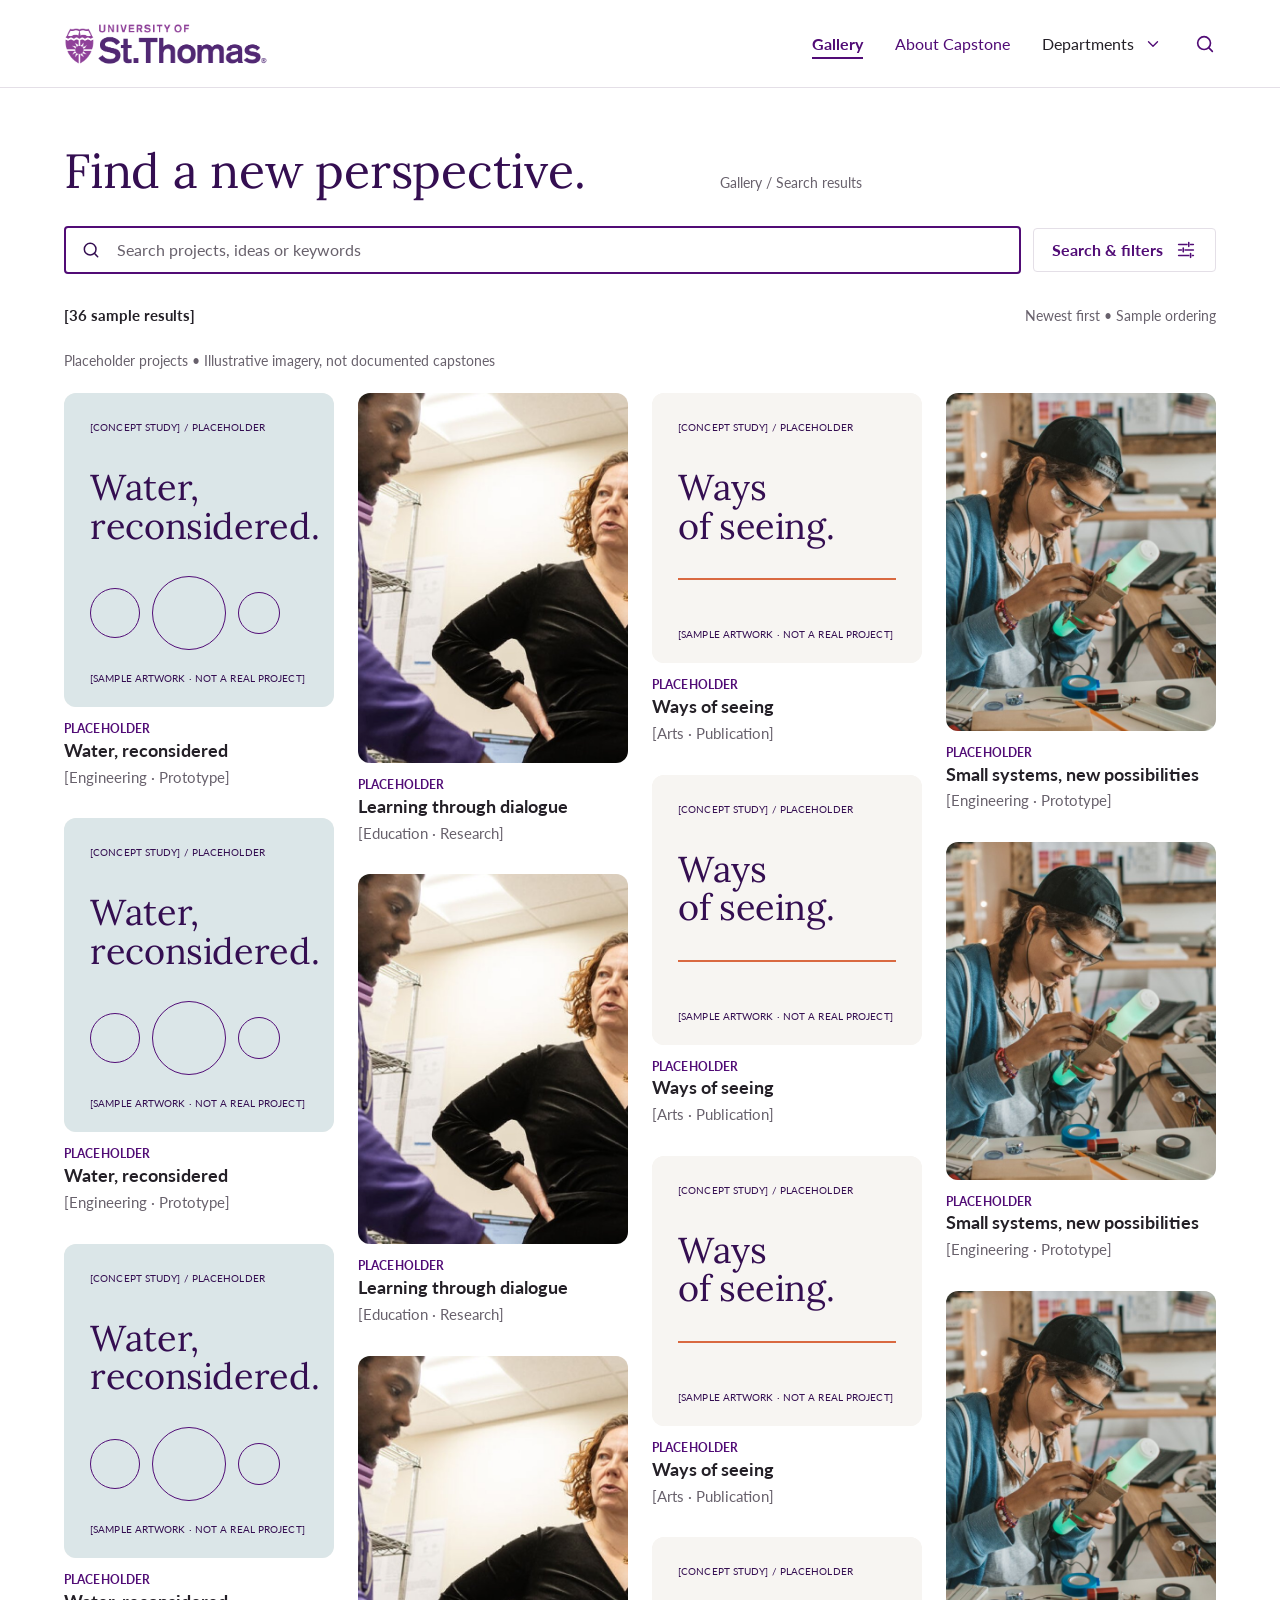
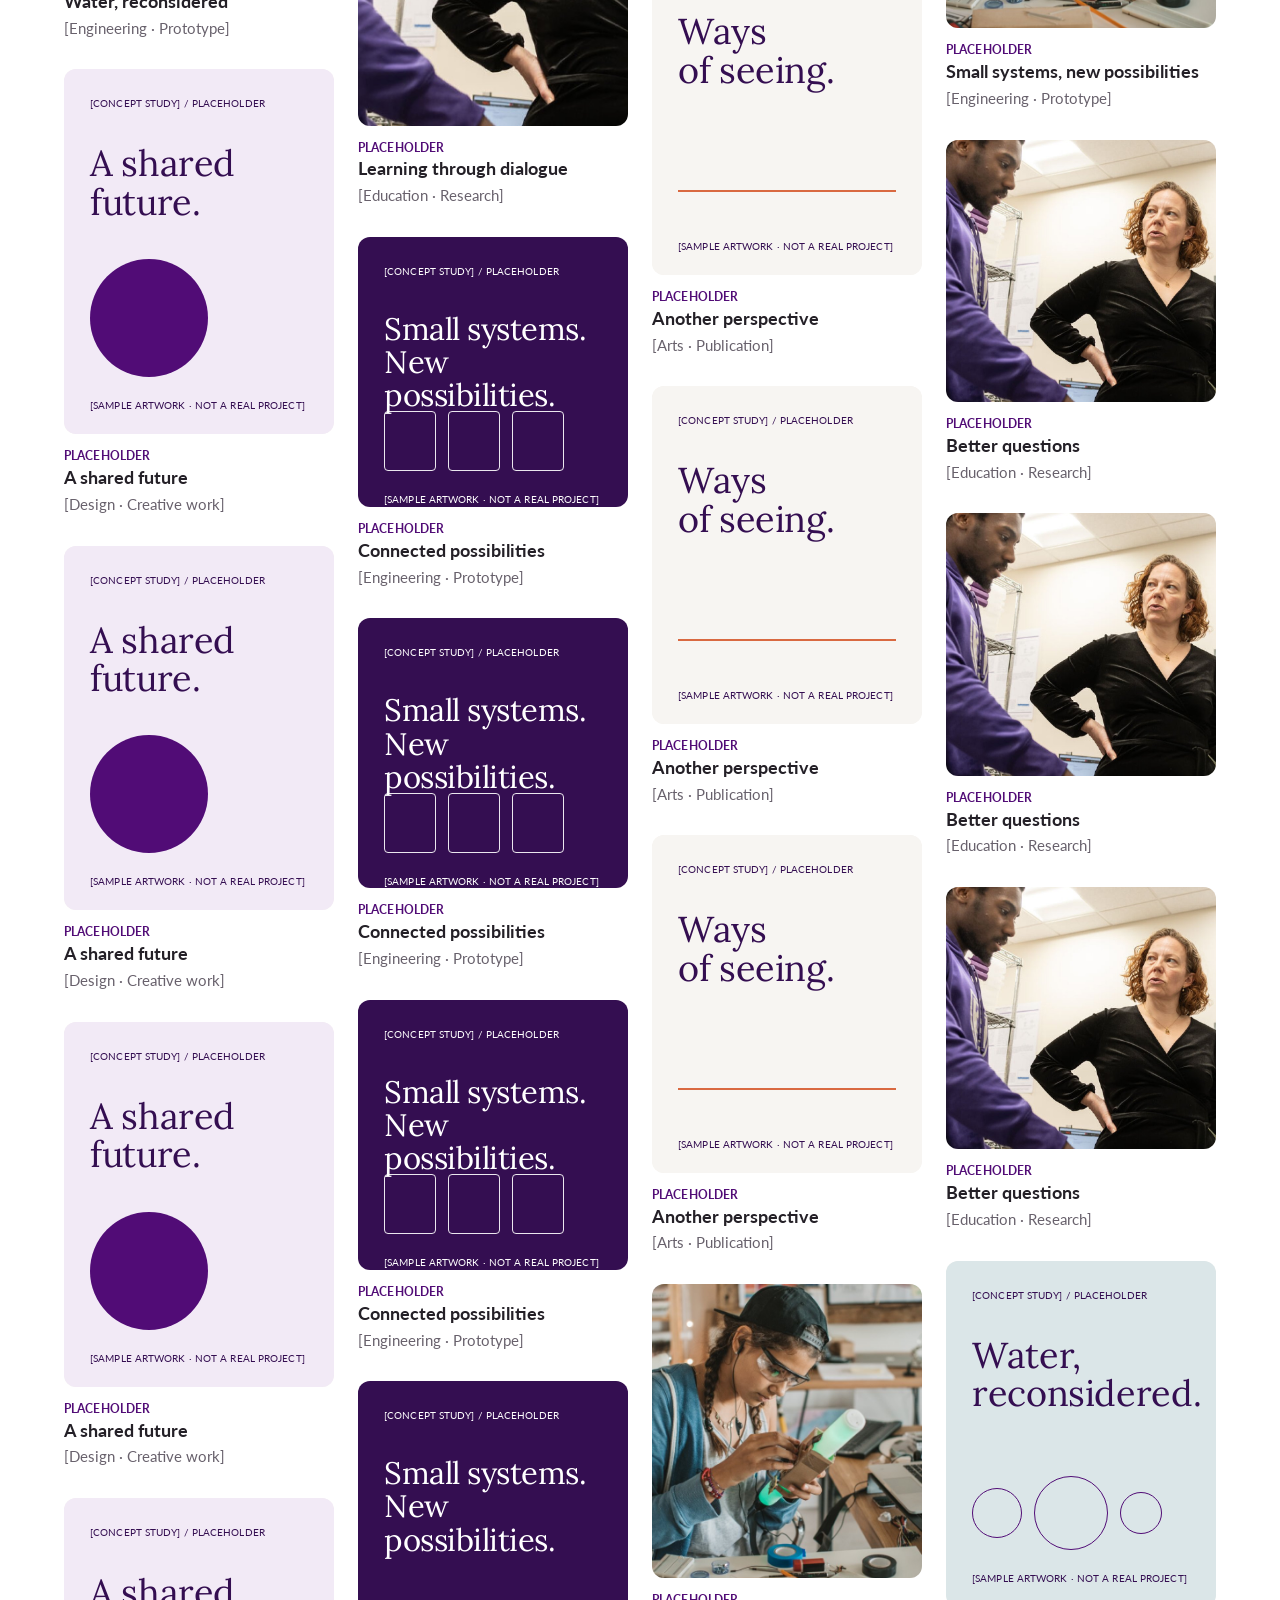
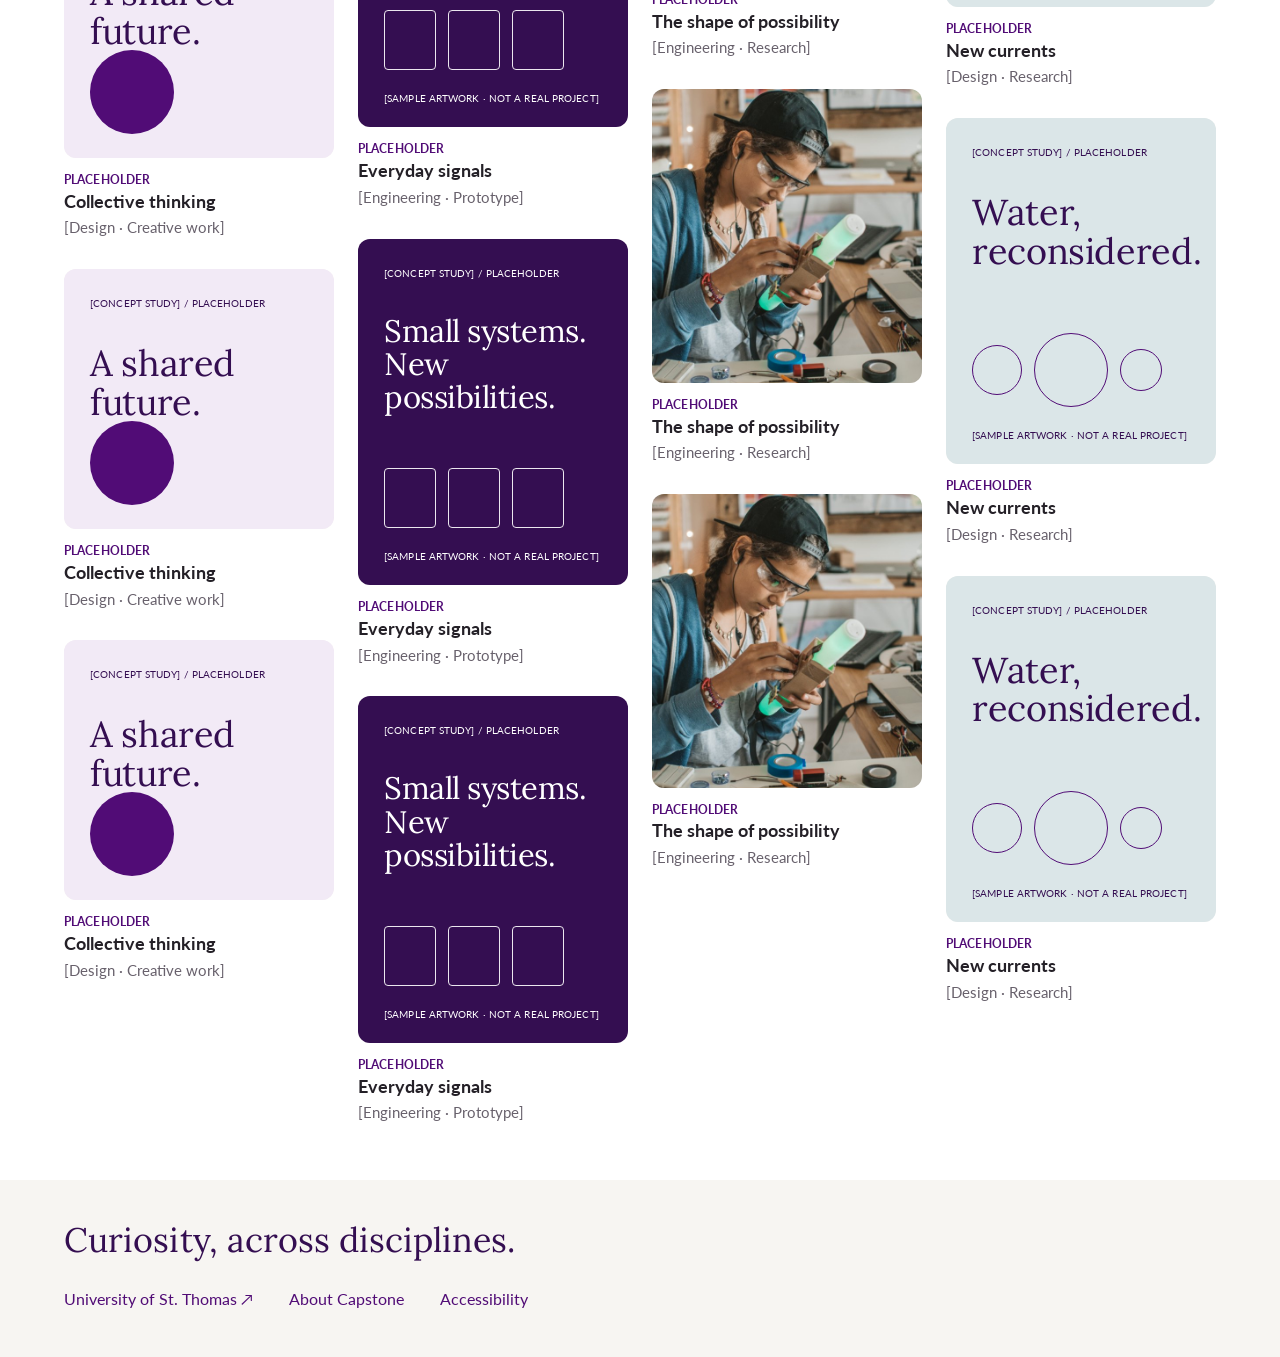
<file: draft2/search.html>
<!doctype html>
<html lang="en">
<head>
  <meta charset="utf-8">
  <meta name="viewport" content="width=device-width, initial-scale=1">
  <title>Search · Capstone Gallery</title>
  <meta name="description" content="Explore student capstone work at the University of St. Thomas.">
  <link rel="preconnect" href="https://fonts.googleapis.com">
  <link rel="preconnect" href="https://fonts.gstatic.com" crossorigin>
  <link href="https://fonts.googleapis.com/css2?family=Lato:wght@400;700&family=Lora:wght@400;500&display=swap" rel="stylesheet">
  <link rel="stylesheet" href="css/style.css">
</head>
<body data-page="search">
  <a class="skip-link" href="#main">Skip to content</a>

  <header class="site-header">
    <div class="container header-inner">
      <a class="brand" href="index.html" aria-label="Capstone Gallery home">
        <img src="images/ust-logo.png" alt="University of St. Thomas">
      </a>
      <nav class="site-nav" aria-label="Main">
        <a href="index.html" aria-current="page">Gallery</a>
        <a href="about.html" class="nav-about">About Capstone</a>
        <div class="menu-wrap dept-menu">
          <button type="button" class="dept-toggle" aria-expanded="false" aria-haspopup="true">Departments
            <svg viewBox="0 0 24 24" aria-hidden="true"><path d="M6 9l6 6 6-6"/></svg></button>
          <ul class="menu dept-list" hidden></ul>
        </div>
        <a class="nav-search" href="search.html" aria-label="Search projects">
          <svg viewBox="0 0 24 24" aria-hidden="true"><circle cx="11" cy="11" r="7"/><path d="M20 20l-4-4"/></svg></a>
      </nav>
    </div>
  </header>

  <main id="main" class="container work search-page">
    <div class="search-head">
      <h1>Find a new perspective.</h1>
      <p class="crumbs-inline"><a href="index.html">Gallery</a> / Search results</p>
    </div>

    <div class="toolbar">
      <label class="search search-lg">
        <svg viewBox="0 0 24 24" aria-hidden="true"><circle cx="11" cy="11" r="7"/><path d="M20 20l-4-4"/></svg>
        <span class="sr-only">Search projects</span>
        <input id="search" type="search" placeholder="Search projects, ideas or keywords" autocomplete="off">
        <button id="search-clear" class="search-clear" type="button" aria-label="Clear search" hidden><svg viewBox="0 0 24 24" aria-hidden="true"><path d="M6 6l12 12M18 6L6 18"/></svg></button>
      </label>
      <button id="filters-btn" class="btn" type="button" aria-expanded="false" aria-controls="filters"><span>Search &amp; filters</span> <svg viewBox="0 0 24 24" aria-hidden="true"><path d="M4 6h9M17 6h3M4 12h3M11 12h9M4 18h11M19 18h1"/><path d="M15 4v4M9 10v4M17 16v4"/></svg></button>
    </div>

    <section id="filters" class="filters" hidden aria-label="Filters">
      <p class="filters-title">Refine your discovery</p>
      <div class="filters-grid">
        <div class="field"><span class="field-label" id="l-dept">Department</span><div id="f-dept" class="dropdown" aria-labelledby="l-dept"></div></div>
        <div class="field"><span class="field-label" id="l-sem">Semester / year</span><div id="f-sem" class="dropdown"></div></div>
        <div class="field"><span class="field-label" id="l-type">Project type</span><div id="f-type" class="dropdown"></div></div>
        <div class="field"><span class="field-label" id="l-partner">Community partner</span><div id="f-partner" class="dropdown"></div></div>
        <div class="field"><span class="field-label" id="l-sort">Sort projects</span><div id="f-sort" class="dropdown"></div></div>
      </div>
    </section>

    <div id="active" class="active-filters"></div>

    <div class="results-head">
      <p id="count" class="results-count" aria-live="polite"></p>
      <p id="order" class="results-order"></p>
    </div>
    <p id="note" class="note"></p>

    <div id="results" class="masonry"></div>
  </main>

  <dialog id="project" class="modal" aria-labelledby="p-title"></dialog>

  <footer class="site-footer">
    <div class="container">
      <p class="footer-title">Curiosity, across disciplines.</p>
      <nav class="footer-links" aria-label="Footer">
        <a href="https://www.stthomas.edu/" target="_blank" rel="noopener">University of St. Thomas ↗</a>
        <a href="about.html">About Capstone</a>
        <a href="https://www.stthomas.edu/accessibility/" target="_blank" rel="noopener">Accessibility</a>
      </nav>
    </div>
  </footer>

  <script src="js/main.js"></script>
</body>
</html>
</file>
<file: css/style.css>
/* ==========================================================
   Capstone Gallery — styles (matches the design mockups)
   Colors and fonts are set here.
   ========================================================== */
:root {
  --purple: #510C76;        /* links, buttons, labels */
  --deep: #340E51;          /* headings + dark art cards */
  --ink: #242027;           /* body text */
  --muted: #68616C;         /* secondary text */
  --line: #E4DFE7;          /* borders */
  --lavender: #F2EAF6;
  --mist: #DBE6E8;
  --cream: #F7F5F2;         /* footer, filter panel, cream cards */
  --orange: #D96941;
  --white: #FFFFFF;
  --serif: "Lora", Georgia, "Times New Roman", serif;
  --sans: "Lato", "Helvetica Neue", Arial, sans-serif;
}

* { box-sizing: border-box; }
html { scroll-behavior: smooth; }
body { margin: 0; font-family: var(--sans); font-size: 16px; line-height: 1.5; color: var(--ink); background: var(--white); }
img { max-width: 100%; display: block; }
a { color: var(--purple); }
button { font: inherit; }
svg { width: 20px; height: 20px; fill: none; stroke: currentColor; stroke-width: 1.8; stroke-linecap: round; stroke-linejoin: round; flex: none; }
:focus-visible { outline: 2px solid var(--purple); outline-offset: 2px; }
[hidden] { display: none !important; }
.container { max-width: 1440px; margin: 0 auto; padding-inline: 64px; }
.sr-only { position: absolute; width: 1px; height: 1px; overflow: hidden; clip: rect(0 0 0 0); white-space: nowrap; }
.skip-link { position: absolute; left: -999px; top: 8px; background: var(--white); padding: 8px 12px; z-index: 100; }
.skip-link:focus { left: 8px; }
h1, h2, h3 { font-family: var(--serif); font-weight: 400; color: var(--deep); letter-spacing: -0.005em; }

/* ---------- Buttons ---------- */
.btn {
  display: inline-flex; align-items: center; justify-content: center; gap: 12px; height: 44px; padding: 0 18px;
  font-size: 16px; font-weight: 700; color: var(--purple); background: var(--white);
  border: 1px solid var(--line); border-radius: 4px; cursor: pointer; text-decoration: none; white-space: nowrap;
}
.btn:hover { border-color: var(--purple); }
.btn-primary, .btn[aria-expanded="true"] { background: var(--purple); border-color: var(--purple); color: var(--white); }
.btn-primary:hover { background: var(--deep); }

/* ---------- Header ---------- */
.site-header { background: var(--white); border-bottom: 1px solid var(--line); position: relative; z-index: 30; }
.header-inner { display: flex; align-items: center; justify-content: space-between; gap: 24px; height: 87px; }
.brand img { height: 42px; width: auto; }
.site-nav { display: flex; align-items: center; gap: 32px; font-size: 16px; }
.site-nav > a { text-decoration: none; color: var(--purple); }
.site-nav > a[aria-current="page"] { font-weight: 700; text-decoration: underline; text-decoration-thickness: 1.5px; text-underline-offset: 7px; }
.dept-toggle { background: none; border: 0; padding: 0; color: var(--ink); cursor: pointer; display: inline-flex; align-items: center; gap: 10px; }
.dept-toggle svg { width: 18px; height: 18px; color: var(--purple); }
.nav-search { display: inline-flex; color: var(--purple); }
.nav-search svg { width: 22px; height: 22px; }

/* Shared dropdown list (header Departments + filter menus) */
.menu-wrap, .dropdown { position: relative; }
.menu {
  position: absolute; top: calc(100% + 8px); left: 0; min-width: 100%; z-index: 40; margin: 0; padding: 4px;
  list-style: none; background: var(--white); border: 1px solid var(--line); border-radius: 4px;
  box-shadow: 0 8px 24px rgba(36, 32, 39, .08);
}
.dept-menu .menu { left: auto; right: 0; min-width: 220px; }
.menu a, .menu button {
  display: flex; justify-content: space-between; align-items: center; gap: 12px; width: 100%;
  padding: 8px 12px; border: 0; border-radius: 3px; background: none; text-align: left;
  font-size: 16px; color: var(--ink); text-decoration: none; cursor: pointer; white-space: nowrap;
}
.menu a:hover, .menu button:hover { background: var(--cream); }
.menu [aria-selected="true"] { background: var(--lavender); color: var(--purple); font-weight: 700; }
.menu svg { width: 18px; height: 18px; visibility: hidden; }
.menu [aria-selected="true"] svg { visibility: visible; }
[data-align="right"] .menu { left: auto; right: 0; }

/* Dropdown button */
.dd-btn {
  display: flex; align-items: center; justify-content: space-between; gap: 12px; width: 100%; height: 46px; padding: 0 12px;
  font-size: 16px; color: var(--ink); background: var(--white); border: 1px solid var(--line); border-radius: 4px; cursor: pointer; text-align: left;
}
.dd-btn svg { width: 18px; height: 18px; color: var(--purple); transition: transform .15s; }
.dd-btn[aria-expanded="true"] { border-color: var(--purple); box-shadow: 0 0 0 1px var(--purple); }
.dd-btn[aria-expanded="true"] svg { transform: rotate(180deg); }
.dropdown-btn .dd-btn { height: 44px; padding: 0 18px; gap: 26px; font-weight: 700; color: var(--purple); width: auto; }
.dropdown-btn .dd-btn[aria-expanded="true"] { box-shadow: none; }
.dropdown-btn .menu { min-width: 180px; }

/* ---------- Hero ---------- */
.hero { background: #2a1b2e url("../images/hero-campus.jpg") center / cover no-repeat; color: var(--white); }
.hero .container { height: 583px; display: flex; align-items: center; }
.hero-text { padding-left: 32px; padding-top: 8px; }
.eyebrow { margin: 0 0 18px; font-size: 13px; font-weight: 700; letter-spacing: .02em; text-transform: uppercase; }
.hero h1 { margin: 0; color: var(--white); font-size: 80px; line-height: 1.13; letter-spacing: -0.01em; max-width: 520px; }
.hero-sub { margin: 30px 0 34px; max-width: 800px; font-size: 19px; line-height: 1.55; }
.hero-link { display: inline-flex; align-items: center; gap: 16px; color: var(--white); font-size: 15px; font-weight: 700; text-decoration: none; }
.hero-link svg { width: 18px; height: 18px; }

/* ---------- Explore the work / toolbar ---------- */
.work { padding-top: 46px; padding-bottom: 56px; }
.work-head { display: flex; justify-content: space-between; align-items: baseline; gap: 16px; }
.work-head h2 { margin: 0; font-size: 46px; line-height: 1.2; }
.count { margin: 0; color: var(--muted); font-size: 14px; }
.toolbar { display: flex; gap: 12px; margin-top: 28px; align-items: center; }
.search {
  flex: 1; display: flex; align-items: center; gap: 14px; height: 48px; padding: 0 16px;
  border: 1px solid var(--line); border-radius: 4px; color: var(--deep);
}
.search svg { width: 20px; height: 20px; }
.search input { flex: 1; min-width: 0; border: 0; outline: none; background: transparent; font: inherit; font-size: 16px; color: var(--ink); }
.search input::placeholder { color: var(--muted); }
.search input::-webkit-search-cancel-button { display: none; }
.search:focus-within, .search.has-value { border: 2px solid var(--purple); padding: 0 15px; }
.search-clear { display: inline-flex; background: none; border: 0; padding: 4px; color: var(--purple); cursor: pointer; }
.search-clear svg { width: 18px; height: 18px; stroke-width: 2.2; }
.toolbar .btn svg { width: 22px; height: 22px; }

.chips { display: flex; flex-wrap: wrap; gap: 12px; margin-top: 28px; }
.chip {
  height: 44px; padding: 0 17px; font-size: 16px; font-weight: 700; color: var(--purple);
  background: var(--white); border: 1px solid var(--line); border-radius: 4px; cursor: pointer;
}
.chip:hover { border-color: var(--purple); }
.chip[aria-pressed="true"] { background: var(--purple); border-color: var(--purple); color: var(--white); }

/* ---------- Masonry cards ---------- */
.masonry { display: flex; gap: 24px; align-items: flex-start; margin-top: 28px; }
.m-col { flex: 1; min-width: 0; display: flex; flex-direction: column; gap: 30px; }
.masonry > .empty { flex: 1; }
.card { display: block; position: relative; color: inherit; text-decoration: none; cursor: pointer; }
.cover { position: relative; border-radius: 12px; overflow: hidden; background: var(--cream); }
.cover > img { width: 100%; height: 100%; object-fit: cover; object-position: 40% center; }
.card .cover[style] > img { position: absolute; inset: 0; }
.card:hover .cover > img { filter: brightness(1.03); }
.card-view {
  position: absolute; left: 18px; bottom: 18px; display: inline-flex; align-items: center; gap: 18px;
  padding: 10px 12px; background: var(--white); border-radius: 6px; color: var(--purple); font-size: 15px; font-weight: 700;
  opacity: 0; transition: opacity .15s ease;
}
.card-view svg { width: 18px; height: 18px; stroke-width: 2.2; }
.card:hover .card-view, .card:focus-visible .card-view { opacity: 1; }
.card-label { margin: 15px 0 0; font-size: 11.5px; font-weight: 700; text-transform: uppercase; color: var(--purple); letter-spacing: .01em; line-height: 1.3; }
.card-title { margin: 3px 0 0; font-family: var(--sans); font-size: 17.5px; font-weight: 700; color: var(--ink); line-height: 1.3; letter-spacing: 0; }
.card-meta { margin: 4px 0 0; font-size: 14.5px; color: var(--muted); }

/* Placeholder artwork (used when a project has no image) */
.art { position: absolute; inset: 0; padding: 28px 26px 22px; display: flex; flex-direction: column; color: var(--deep); }
.art-note { font-size: 10px; line-height: 1.3; text-transform: uppercase; letter-spacing: .01em; }
.art-text { margin-top: 34px; font-family: var(--serif); font-size: 36px; line-height: 1.07; white-space: pre-line; letter-spacing: -0.01em; }
.art-shapes { margin-top: auto; display: flex; align-items: center; gap: 12px; }
.art-foot { margin-top: 22px; }
.art-mist { background: var(--mist); }
.art-mist .art-shapes span { border: 1.3px solid var(--purple); border-radius: 50%; width: 50px; height: 50px; }
.art-mist .art-shapes span:nth-child(2) { width: 74px; height: 74px; }
.art-mist .art-shapes span:nth-child(3) { width: 42px; height: 42px; }
.art-lavender { background: var(--lavender); }
.art-lavender .art-shapes span { background: var(--purple); border-radius: 50%; width: 118px; height: 118px; }
.art-lavender.art-short .art-shapes span { width: 84px; height: 84px; }
.art-lavender .art-shapes span + span { display: none; }
.art-deep { background: var(--deep); color: var(--white); }
.art-deep .art-text { font-size: 31px; letter-spacing: -0.015em; }
.art-deep .art-shapes span { border: 1.3px solid rgba(255, 255, 255, .9); border-radius: 4px; width: 52px; height: 60px; }
.art-cream { background: var(--cream); }
.art-cream .art-shapes { margin-bottom: 26px; }
.art-cream .art-shapes span { flex: 1; height: 2px; background: var(--orange); }
.art-cream .art-shapes span + span { display: none; }
/* smaller art (closer look thumbnails) */
.art-sm { padding: 14px 14px 12px; }
.art-sm .art-note { font-size: 7.5px; }
.art-sm .art-text { margin-top: 14px; font-size: 18px; }
.art-sm .art-foot { margin-top: 10px; }
.art-sm.art-mist .art-shapes span { width: 26px; height: 26px; }
.art-sm.art-mist .art-shapes span:nth-child(2) { width: 38px; height: 38px; }
.art-sm.art-mist .art-shapes span:nth-child(3) { width: 22px; height: 22px; }
.art-sm.art-lavender .art-shapes span { width: 56px; height: 56px; }
.art-sm.art-deep .art-text { font-size: 18px; }
.art-sm.art-deep .art-shapes { gap: 8px; }
.art-sm.art-deep .art-shapes span { width: 26px; height: 30px; }
.art-sm.art-cream .art-shapes { margin-bottom: 12px; }

.empty { text-align: center; padding: 56px 20px; border: 1px dashed var(--line); border-radius: 12px; color: var(--muted); }
.empty p { margin: 0 0 16px; }
.more-wrap { text-align: center; margin-top: 56px; }
.more-wrap svg { width: 20px; height: 20px; }

/* ---------- Search page ---------- */
.search-page { padding-top: 54px; }
.search-head { display: flex; align-items: baseline; gap: 0; }
.search-head h1 { margin: 0; font-size: 48px; line-height: 1.2; width: 656px; flex: none; }
.crumbs-inline { margin: 0; font-size: 14px; color: var(--muted); }
.crumbs-inline a { color: var(--muted); text-decoration: none; }
.crumbs-inline a:hover { color: var(--purple); }
.search-page .toolbar { margin-top: 26px; }
.search-lg { height: 48px; }
.filters { margin-top: 24px; padding: 24px 24px 24px; background: var(--cream); border-radius: 10px; }
.filters-title { margin: 0 0 22px; font-size: 15px; font-weight: 700; }
.filters-grid { display: grid; grid-template-columns: repeat(5, 1fr); gap: 18px; }
.field { display: grid; gap: 6px; align-content: start; }
.field-label { font-size: 13px; font-weight: 700; }
.filters .menu { position: static; margin-top: 20px; box-shadow: none; }

.active-filters { display: flex; flex-wrap: wrap; gap: 10px; align-items: center; margin-top: 24px; }
.active-filters:empty { display: none; }
.pill {
  display: inline-flex; align-items: center; gap: 14px; height: 34px; padding: 0 12px;
  background: var(--lavender); color: var(--purple); border: 0; border-radius: 999px; font-size: 15px; cursor: pointer;
}
.pill svg { width: 15px; height: 15px; stroke-width: 2.4; }
.clear-all { background: none; border: 0; padding: 0 0 0 0; color: var(--purple); font-size: 15px; font-weight: 700; text-decoration: underline; text-underline-offset: 3px; cursor: pointer; }
.results-head { display: flex; justify-content: space-between; align-items: baseline; gap: 16px; margin-top: 30px; }
.results-count { margin: 0; font-size: 15px; font-weight: 700; color: var(--ink); }
.results-order { margin: 0; font-size: 14px; color: var(--muted); }
.note { margin: 24px 0 0; font-size: 14px; color: var(--muted); }
.note:empty { display: none; }
.search-page .masonry { margin-top: 22px; }

/* ---------- Project detail (popup) ---------- */
.modal {
  width: min(960px, calc(100% - 32px)); max-width: none; max-height: calc(100% - 72px); margin: 72px auto 0;
  padding: 0; border: 0; border-radius: 12px; color: var(--ink); overflow-y: auto;
}
.modal::backdrop { background: rgba(25, 18, 30, .7); }
.m-top {
  position: sticky; top: 0; z-index: 2; display: flex; justify-content: space-between; align-items: center;
  height: 68px; padding: 0 32px; background: var(--white); border-bottom: 1px solid var(--line);
}
.m-crumb { font-size: 13px; font-weight: 700; text-transform: uppercase; color: var(--purple); letter-spacing: .01em; }
.m-top .btn svg { width: 18px; height: 18px; stroke-width: 2; }
.m-head { display: grid; grid-template-columns: 360px minmax(0, 1fr); min-height: 350px; }
/* Long words or links in project text wrap instead of spilling past the margins */
.m-intro, .m-body, .card-title, .card-meta, .m-crumb { min-width: 0; overflow-wrap: anywhere; }
.m-head .cover { border-radius: 0; height: 100%; min-height: 350px; }
.m-intro { padding: 72px 40px 40px; }
.m-label { margin: 0; font-size: 12px; font-weight: 700; text-transform: uppercase; color: var(--purple); }
.m-intro h1 { margin: 18px 0 26px; font-size: 48px; line-height: 1.12; }
.m-summary { margin: 0; font-size: 18px; line-height: 1.45; color: var(--muted); }
.m-body { padding: 40px 40px 40px; }
.credits { padding: 20px 20px 18px; background: var(--cream); border-radius: 4px; color: var(--muted); font-size: 15px; line-height: 1.35; }
.credits strong { display: block; margin-bottom: 12px; color: var(--ink); font-size: 15px; }
.credits p { margin: 0; }
.credits small { display: block; margin-top: 12px; font-size: 12px; }
.m-body h2 { margin: 30px 0 8px; font-size: 30px; line-height: 1.2; }
.m-body > p { margin: 0; font-size: 17px; line-height: 1.42; }
.closer { display: grid; grid-template-columns: 1fr 1fr; gap: 20px; margin-top: 14px; }
.closer .cover { border-radius: 0; aspect-ratio: 430 / 205; }
.m-rule { border: 0; border-top: 1px solid var(--line); margin: 30px 0 0; }
.links { list-style: none; margin: 10px 0 0; padding: 0; }
.links a { display: flex; justify-content: space-between; align-items: center; padding: 12px 0; font-size: 16px; font-weight: 700; text-decoration: none; }
.links a span { text-decoration: underline; text-underline-offset: 3px; }
.links svg { width: 18px; height: 18px; stroke-width: 2.2; }
.m-body > p.m-small { margin: 14px 0 0; font-size: 13px; color: var(--muted); }
.m-body > p.m-small + p.m-small { margin-top: 26px; }
.m-back { margin-top: 16px; height: 44px; }
.m-back svg { width: 18px; height: 18px; }

/* ---------- About page ---------- */
.about { max-width: 1440px; padding-inline: 96px; padding-top: 50px; padding-bottom: 60px; }
.crumbs { margin: 0; font-size: 13px; color: var(--purple); }
.crumbs a { text-decoration: none; }
.about-hero { display: grid; grid-template-columns: 1fr 451px; gap: 56px; align-items: center; margin-top: 44px; }
.about-hero h1 { margin: 0; max-width: 560px; font-size: 68px; line-height: 1.1; letter-spacing: -0.01em; }
.about-hero .lead { margin: 26px 0 28px; font-size: 19px; line-height: 1.55; max-width: 700px; }
.about-hero img { width: 100%; aspect-ratio: 451 / 400; object-fit: cover; }
.about-hero .btn svg { width: 18px; height: 18px; }
.what { margin-top: 64px; }
.what h2 { margin: 0 0 26px; font-size: 38px; line-height: 1.2; }
.what-row { display: grid; grid-template-columns: 404px 1fr; border-top: 1px solid var(--line); padding: 32px 0 34px; }
.what-row h3 { margin: 0; font-size: 28px; line-height: 1.15; max-width: 340px; }
.what-row p { margin: 0; font-size: 15.5px; line-height: 1.55; color: var(--muted); }
.callout { margin-top: 0; padding: 32px 32px 32px; background: var(--lavender); }
.callout h2 { margin: 0 0 18px; font-size: 34px; line-height: 1.2; }
.callout p { margin: 0 0 22px; font-size: 16px; line-height: 1.55; max-width: 1100px; }
.callout .btn svg { width: 18px; height: 18px; }

/* ---------- Footer ---------- */
.site-footer { background: var(--cream); }
.site-footer .container { padding-top: 40px; padding-bottom: 46px; }
.footer-title { margin: 0 0 26px; font-family: var(--serif); font-size: 34px; line-height: 1.2; color: var(--deep); }
.footer-links { display: flex; flex-wrap: wrap; gap: 36px; }
.footer-links a { font-size: 16px; text-decoration: none; }
.footer-links a:hover { text-decoration: underline; }

/* ---------- Smaller screens ---------- */
@media (max-width: 1100px) {
  .filters-grid { grid-template-columns: repeat(3, 1fr); }
  .search-head { flex-wrap: wrap; gap: 8px; }
  .search-head h1 { width: auto; }
}
@media (max-width: 900px) {
  .container, .about { padding-inline: 24px; }
  .hero-text { padding-left: 0; }
  .hero h1 { font-size: 56px; }
  .about-hero { grid-template-columns: 1fr; gap: 28px; }
  .about-hero h1 { font-size: 48px; }
  .what-row { grid-template-columns: 1fr; gap: 10px; }
  .m-head { grid-template-columns: 1fr; }
  .m-head .cover { min-height: 280px; }
  .m-intro { padding: 32px 24px 8px; }
  .m-body { padding: 24px; }
}
@media (max-width: 640px) {
  .header-inner { height: auto; padding-block: 14px; flex-wrap: wrap; gap: 12px; }
  .brand img { height: 36px; }
  .site-nav { gap: 14px; font-size: 14px; flex-wrap: nowrap; }
  .dept-toggle { gap: 4px; }
  .work-head { flex-direction: column; gap: 6px; }
  .hero { background-position: 30% center; }
  .hero .container { height: auto; padding-block: 72px 56px; background: linear-gradient(90deg, rgba(30,22,44,.55), rgba(30,22,44,.15)); }
  .hero h1 { font-size: 44px; }
  .hero-sub { font-size: 17px; }
  .work-head h2, .search-head h1 { font-size: 34px; }
  .toolbar { flex-wrap: wrap; }
  .search { flex-basis: 100%; }
  .filters-grid { grid-template-columns: 1fr; }
  .m-intro h1 { font-size: 34px; }
  .m-top { padding: 0 16px; }
  .modal { margin-top: 24px; max-height: calc(100% - 24px); }
  .toolbar .btn, .dropdown-btn .dd-btn { padding: 0 14px; gap: 10px; }
  .closer { grid-template-columns: 1fr; }
  .footer-links { gap: 20px; }
}
@media (prefers-reduced-motion: reduce) { html { scroll-behavior: auto; } * { transition: none !important; } }
</file>
<file: draft2/css/style.css>
/* ==========================================================
   Capstone Gallery — styles (matches the design mockups)
   Colors and fonts are set here. Swap for official UST
   values from University Marketing when you have them.
   ========================================================== */
:root {
  --purple: #510C76;        /* links, buttons, labels */
  --deep: #340E51;          /* headings + dark art cards */
  --ink: #242027;           /* body text */
  --muted: #68616C;         /* secondary text */
  --line: #E4DFE7;          /* borders */
  --lavender: #F2EAF6;
  --mist: #DBE6E8;
  --cream: #F7F5F2;         /* footer, filter panel, cream cards */
  --orange: #D96941;
  --white: #FFFFFF;
  --serif: "Lora", Georgia, "Times New Roman", serif;
  --sans: "Lato", "Helvetica Neue", Arial, sans-serif;
}

* { box-sizing: border-box; }
html { scroll-behavior: smooth; }
body { margin: 0; font-family: var(--sans); font-size: 16px; line-height: 1.5; color: var(--ink); background: var(--white); }
img { max-width: 100%; display: block; }
a { color: var(--purple); }
button { font: inherit; }
svg { width: 20px; height: 20px; fill: none; stroke: currentColor; stroke-width: 1.8; stroke-linecap: round; stroke-linejoin: round; flex: none; }
:focus-visible { outline: 2px solid var(--purple); outline-offset: 2px; }
[hidden] { display: none !important; }
.container { max-width: 1440px; margin: 0 auto; padding-inline: 64px; }
.sr-only { position: absolute; width: 1px; height: 1px; overflow: hidden; clip: rect(0 0 0 0); white-space: nowrap; }
.skip-link { position: absolute; left: -999px; top: 8px; background: var(--white); padding: 8px 12px; z-index: 100; }
.skip-link:focus { left: 8px; }
h1, h2, h3 { font-family: var(--serif); font-weight: 400; color: var(--deep); letter-spacing: -0.005em; }

/* ---------- Buttons ---------- */
.btn {
  display: inline-flex; align-items: center; justify-content: center; gap: 12px; height: 44px; padding: 0 18px;
  font-size: 16px; font-weight: 700; color: var(--purple); background: var(--white);
  border: 1px solid var(--line); border-radius: 4px; cursor: pointer; text-decoration: none; white-space: nowrap;
}
.btn:hover { border-color: var(--purple); }
.btn-primary, .btn[aria-expanded="true"] { background: var(--purple); border-color: var(--purple); color: var(--white); }
.btn-primary:hover { background: var(--deep); }

/* ---------- Header ---------- */
.site-header { background: var(--white); border-bottom: 1px solid var(--line); position: relative; z-index: 30; }
.header-inner { display: flex; align-items: center; justify-content: space-between; gap: 24px; height: 87px; }
.brand img { height: 42px; width: auto; }
.site-nav { display: flex; align-items: center; gap: 32px; font-size: 16px; }
.site-nav > a { text-decoration: none; color: var(--purple); }
.site-nav > a[aria-current="page"] { font-weight: 700; text-decoration: underline; text-decoration-thickness: 1.5px; text-underline-offset: 7px; }
.dept-toggle { background: none; border: 0; padding: 0; color: var(--ink); cursor: pointer; display: inline-flex; align-items: center; gap: 10px; }
.dept-toggle svg { width: 18px; height: 18px; color: var(--purple); }
.nav-search { display: inline-flex; color: var(--purple); }
.nav-search svg { width: 22px; height: 22px; }

/* Shared dropdown list (header Departments + filter menus) */
.menu-wrap, .dropdown { position: relative; }
.menu {
  position: absolute; top: calc(100% + 8px); left: 0; min-width: 100%; z-index: 40; margin: 0; padding: 4px;
  list-style: none; background: var(--white); border: 1px solid var(--line); border-radius: 4px;
  box-shadow: 0 8px 24px rgba(36, 32, 39, .08);
}
.dept-menu .menu { left: auto; right: 0; min-width: 220px; }
.menu a, .menu button {
  display: flex; justify-content: space-between; align-items: center; gap: 12px; width: 100%;
  padding: 8px 12px; border: 0; border-radius: 3px; background: none; text-align: left;
  font-size: 16px; color: var(--ink); text-decoration: none; cursor: pointer; white-space: nowrap;
}
.menu a:hover, .menu button:hover { background: var(--cream); }
.menu [aria-selected="true"] { background: var(--lavender); color: var(--purple); font-weight: 700; }
.menu svg { width: 18px; height: 18px; visibility: hidden; }
.menu [aria-selected="true"] svg { visibility: visible; }
[data-align="right"] .menu { left: auto; right: 0; }

/* Dropdown button */
.dd-btn {
  display: flex; align-items: center; justify-content: space-between; gap: 12px; width: 100%; height: 46px; padding: 0 12px;
  font-size: 16px; color: var(--ink); background: var(--white); border: 1px solid var(--line); border-radius: 4px; cursor: pointer; text-align: left;
}
.dd-btn svg { width: 18px; height: 18px; color: var(--purple); transition: transform .15s; }
.dd-btn[aria-expanded="true"] { border-color: var(--purple); box-shadow: 0 0 0 1px var(--purple); }
.dd-btn[aria-expanded="true"] svg { transform: rotate(180deg); }
.dropdown-btn .dd-btn { height: 44px; padding: 0 18px; gap: 26px; font-weight: 700; color: var(--purple); width: auto; }
.dropdown-btn .dd-btn[aria-expanded="true"] { box-shadow: none; }
.dropdown-btn .menu { min-width: 180px; }

/* ---------- Hero ---------- */
.hero { background: #2a1b2e url("../images/hero-campus.jpg") center / cover no-repeat; color: var(--white); }
.hero .container { height: 583px; display: flex; align-items: center; }
.hero-text { padding-left: 32px; padding-top: 8px; }
.eyebrow { margin: 0 0 18px; font-size: 13px; font-weight: 700; letter-spacing: .02em; text-transform: uppercase; }
.hero h1 { margin: 0; color: var(--white); font-size: 80px; line-height: 1.13; letter-spacing: -0.01em; max-width: 520px; }
.hero-sub { margin: 30px 0 34px; max-width: 800px; font-size: 19px; line-height: 1.55; }
.hero-link { display: inline-flex; align-items: center; gap: 16px; color: var(--white); font-size: 15px; font-weight: 700; text-decoration: none; }
.hero-link svg { width: 18px; height: 18px; }

/* ---------- Explore the work / toolbar ---------- */
.work { padding-top: 46px; padding-bottom: 56px; }
.work-head { display: flex; justify-content: space-between; align-items: baseline; gap: 16px; }
.work-head h2 { margin: 0; font-size: 46px; line-height: 1.2; }
.count { margin: 0; color: var(--muted); font-size: 14px; }
.toolbar { display: flex; gap: 12px; margin-top: 28px; align-items: center; }
.search {
  flex: 1; display: flex; align-items: center; gap: 14px; height: 48px; padding: 0 16px;
  border: 1px solid var(--line); border-radius: 4px; color: var(--deep);
}
.search svg { width: 20px; height: 20px; }
.search input { flex: 1; min-width: 0; border: 0; outline: none; background: transparent; font: inherit; font-size: 16px; color: var(--ink); }
.search input::placeholder { color: var(--muted); }
.search input::-webkit-search-cancel-button { display: none; }
.search:focus-within, .search.has-value { border: 2px solid var(--purple); padding: 0 15px; }
.search-clear { display: inline-flex; background: none; border: 0; padding: 4px; color: var(--purple); cursor: pointer; }
.search-clear svg { width: 18px; height: 18px; stroke-width: 2.2; }
.toolbar .btn svg { width: 22px; height: 22px; }

.chips { display: flex; flex-wrap: wrap; gap: 12px; margin-top: 28px; }
.chip {
  height: 44px; padding: 0 17px; font-size: 16px; font-weight: 700; color: var(--purple);
  background: var(--white); border: 1px solid var(--line); border-radius: 4px; cursor: pointer;
}
.chip:hover { border-color: var(--purple); }
.chip[aria-pressed="true"] { background: var(--purple); border-color: var(--purple); color: var(--white); }

/* ---------- Masonry cards ---------- */
.masonry { display: flex; gap: 24px; align-items: flex-start; margin-top: 28px; }
.m-col { flex: 1; min-width: 0; display: flex; flex-direction: column; gap: 30px; }
.masonry > .empty { flex: 1; }
.card { display: block; position: relative; color: inherit; text-decoration: none; cursor: pointer; }
.cover { position: relative; border-radius: 12px; overflow: hidden; background: var(--cream); }
.cover > img { width: 100%; height: 100%; object-fit: cover; object-position: 40% center; }
.card .cover[style] > img { position: absolute; inset: 0; }
.card:hover .cover > img { filter: brightness(1.03); }
.card-view {
  position: absolute; left: 18px; bottom: 18px; display: inline-flex; align-items: center; gap: 18px;
  padding: 10px 12px; background: var(--white); border-radius: 6px; color: var(--purple); font-size: 15px; font-weight: 700;
  opacity: 0; transition: opacity .15s ease;
}
.card-view svg { width: 18px; height: 18px; stroke-width: 2.2; }
.card:hover .card-view, .card:focus-visible .card-view { opacity: 1; }
.card-label { margin: 15px 0 0; font-size: 11.5px; font-weight: 700; text-transform: uppercase; color: var(--purple); letter-spacing: .01em; line-height: 1.3; }
.card-title { margin: 3px 0 0; font-family: var(--sans); font-size: 17.5px; font-weight: 700; color: var(--ink); line-height: 1.3; letter-spacing: 0; }
.card-meta { margin: 4px 0 0; font-size: 14.5px; color: var(--muted); }

/* Placeholder artwork (used when a project has no image) */
.art { position: absolute; inset: 0; padding: 28px 26px 22px; display: flex; flex-direction: column; color: var(--deep); }
.art-note { font-size: 10px; line-height: 1.3; text-transform: uppercase; letter-spacing: .01em; }
.art-text { margin-top: 34px; font-family: var(--serif); font-size: 36px; line-height: 1.07; white-space: pre-line; letter-spacing: -0.01em; }
.art-shapes { margin-top: auto; display: flex; align-items: center; gap: 12px; }
.art-foot { margin-top: 22px; }
.art-mist { background: var(--mist); }
.art-mist .art-shapes span { border: 1.3px solid var(--purple); border-radius: 50%; width: 50px; height: 50px; }
.art-mist .art-shapes span:nth-child(2) { width: 74px; height: 74px; }
.art-mist .art-shapes span:nth-child(3) { width: 42px; height: 42px; }
.art-lavender { background: var(--lavender); }
.art-lavender .art-shapes span { background: var(--purple); border-radius: 50%; width: 118px; height: 118px; }
.art-lavender.art-short .art-shapes span { width: 84px; height: 84px; }
.art-lavender .art-shapes span + span { display: none; }
.art-deep { background: var(--deep); color: var(--white); }
.art-deep .art-text { font-size: 31px; letter-spacing: -0.015em; }
.art-deep .art-shapes span { border: 1.3px solid rgba(255, 255, 255, .9); border-radius: 4px; width: 52px; height: 60px; }
.art-cream { background: var(--cream); }
.art-cream .art-shapes { margin-bottom: 26px; }
.art-cream .art-shapes span { flex: 1; height: 2px; background: var(--orange); }
.art-cream .art-shapes span + span { display: none; }
/* smaller art (closer look thumbnails) */
.art-sm { padding: 14px 14px 12px; }
.art-sm .art-note { font-size: 7.5px; }
.art-sm .art-text { margin-top: 14px; font-size: 18px; }
.art-sm .art-foot { margin-top: 10px; }
.art-sm.art-mist .art-shapes span { width: 26px; height: 26px; }
.art-sm.art-mist .art-shapes span:nth-child(2) { width: 38px; height: 38px; }
.art-sm.art-mist .art-shapes span:nth-child(3) { width: 22px; height: 22px; }
.art-sm.art-lavender .art-shapes span { width: 56px; height: 56px; }
.art-sm.art-deep .art-text { font-size: 18px; }
.art-sm.art-deep .art-shapes { gap: 8px; }
.art-sm.art-deep .art-shapes span { width: 26px; height: 30px; }
.art-sm.art-cream .art-shapes { margin-bottom: 12px; }

.empty { text-align: center; padding: 56px 20px; border: 1px dashed var(--line); border-radius: 12px; color: var(--muted); }
.empty p { margin: 0 0 16px; }
.more-wrap { text-align: center; margin-top: 56px; }
.more-wrap svg { width: 20px; height: 20px; }

/* ---------- Search page ---------- */
.search-page { padding-top: 54px; }
.search-head { display: flex; align-items: baseline; gap: 0; }
.search-head h1 { margin: 0; font-size: 48px; line-height: 1.2; width: 656px; flex: none; }
.crumbs-inline { margin: 0; font-size: 14px; color: var(--muted); }
.crumbs-inline a { color: var(--muted); text-decoration: none; }
.crumbs-inline a:hover { color: var(--purple); }
.search-page .toolbar { margin-top: 26px; }
.search-lg { height: 48px; }
.filters { margin-top: 24px; padding: 24px 24px 24px; background: var(--cream); border-radius: 10px; }
.filters-title { margin: 0 0 22px; font-size: 15px; font-weight: 700; }
.filters-grid { display: grid; grid-template-columns: repeat(5, 1fr); gap: 18px; }
.field { display: grid; gap: 6px; align-content: start; }
.field-label { font-size: 13px; font-weight: 700; }
.filters .menu { position: static; margin-top: 20px; box-shadow: none; }

.active-filters { display: flex; flex-wrap: wrap; gap: 10px; align-items: center; margin-top: 24px; }
.active-filters:empty { display: none; }
.pill {
  display: inline-flex; align-items: center; gap: 14px; height: 34px; padding: 0 12px;
  background: var(--lavender); color: var(--purple); border: 0; border-radius: 999px; font-size: 15px; cursor: pointer;
}
.pill svg { width: 15px; height: 15px; stroke-width: 2.4; }
.clear-all { background: none; border: 0; padding: 0 0 0 0; color: var(--purple); font-size: 15px; font-weight: 700; text-decoration: underline; text-underline-offset: 3px; cursor: pointer; }
.results-head { display: flex; justify-content: space-between; align-items: baseline; gap: 16px; margin-top: 30px; }
.results-count { margin: 0; font-size: 15px; font-weight: 700; color: var(--ink); }
.results-order { margin: 0; font-size: 14px; color: var(--muted); }
.note { margin: 24px 0 0; font-size: 14px; color: var(--muted); }
.note:empty { display: none; }
.search-page .masonry { margin-top: 22px; }

/* ---------- Project detail (popup) ---------- */
.modal {
  width: min(960px, calc(100% - 32px)); max-width: none; max-height: calc(100% - 72px); margin: 72px auto 0;
  padding: 0; border: 0; border-radius: 12px; color: var(--ink); overflow-y: auto;
}
.modal::backdrop { background: rgba(25, 18, 30, .7); }
.m-top {
  position: sticky; top: 0; z-index: 2; display: flex; justify-content: space-between; align-items: center;
  height: 68px; padding: 0 32px; background: var(--white); border-bottom: 1px solid var(--line);
}
.m-crumb { font-size: 13px; font-weight: 700; text-transform: uppercase; color: var(--purple); letter-spacing: .01em; }
.m-top .btn svg { width: 18px; height: 18px; stroke-width: 2; }
.m-head { display: grid; grid-template-columns: 360px 1fr; min-height: 350px; }
.m-head .cover { border-radius: 0; height: 100%; min-height: 350px; }
.m-intro { padding: 72px 40px 40px; }
.m-label { margin: 0; font-size: 12px; font-weight: 700; text-transform: uppercase; color: var(--purple); }
.m-intro h1 { margin: 18px 0 26px; font-size: 48px; line-height: 1.12; }
.m-summary { margin: 0; font-size: 18px; line-height: 1.45; color: var(--muted); }
.m-body { padding: 40px 40px 40px; }
.credits { padding: 20px 20px 18px; background: var(--cream); border-radius: 4px; color: var(--muted); font-size: 15px; line-height: 1.35; }
.credits strong { display: block; margin-bottom: 12px; color: var(--ink); font-size: 15px; }
.credits p { margin: 0; }
.credits small { display: block; margin-top: 12px; font-size: 12px; }
.m-body h2 { margin: 30px 0 8px; font-size: 30px; line-height: 1.2; }
.m-body > p { margin: 0; font-size: 17px; line-height: 1.42; }
.closer { display: grid; grid-template-columns: 1fr 1fr; gap: 20px; margin-top: 14px; }
.closer .cover { border-radius: 0; aspect-ratio: 430 / 205; }
.m-rule { border: 0; border-top: 1px solid var(--line); margin: 30px 0 0; }
.links { list-style: none; margin: 10px 0 0; padding: 0; }
.links a { display: flex; justify-content: space-between; align-items: center; padding: 12px 0; font-size: 16px; font-weight: 700; text-decoration: none; }
.links a span { text-decoration: underline; text-underline-offset: 3px; }
.links svg { width: 18px; height: 18px; stroke-width: 2.2; }
.m-body > p.m-small { margin: 14px 0 0; font-size: 13px; color: var(--muted); }
.m-body > p.m-small + p.m-small { margin-top: 26px; }
.m-back { margin-top: 16px; height: 44px; }
.m-back svg { width: 18px; height: 18px; }

/* ---------- About page ---------- */
.about { max-width: 1440px; padding-inline: 96px; padding-top: 50px; padding-bottom: 60px; }
.crumbs { margin: 0; font-size: 13px; color: var(--purple); }
.crumbs a { text-decoration: none; }
.about-hero { display: grid; grid-template-columns: 1fr 451px; gap: 56px; align-items: center; margin-top: 44px; }
.about-hero h1 { margin: 0; max-width: 560px; font-size: 68px; line-height: 1.1; letter-spacing: -0.01em; }
.about-hero .lead { margin: 26px 0 28px; font-size: 19px; line-height: 1.55; max-width: 700px; }
.about-hero img { width: 100%; aspect-ratio: 451 / 400; object-fit: cover; }
.about-hero .btn svg { width: 18px; height: 18px; }
.what { margin-top: 64px; }
.what h2 { margin: 0 0 26px; font-size: 38px; line-height: 1.2; }
.what-row { display: grid; grid-template-columns: 404px 1fr; border-top: 1px solid var(--line); padding: 32px 0 34px; }
.what-row h3 { margin: 0; font-size: 28px; line-height: 1.15; max-width: 340px; }
.what-row p { margin: 0; font-size: 15.5px; line-height: 1.55; color: var(--muted); }
.callout { margin-top: 0; padding: 32px 32px 32px; background: var(--lavender); }
.callout h2 { margin: 0 0 18px; font-size: 34px; line-height: 1.2; }
.callout p { margin: 0 0 22px; font-size: 16px; line-height: 1.55; max-width: 1100px; }
.callout .btn svg { width: 18px; height: 18px; }

/* ---------- Footer ---------- */
.site-footer { background: var(--cream); }
.site-footer .container { padding-top: 40px; padding-bottom: 46px; }
.footer-title { margin: 0 0 26px; font-family: var(--serif); font-size: 34px; line-height: 1.2; color: var(--deep); }
.footer-links { display: flex; flex-wrap: wrap; gap: 36px; }
.footer-links a { font-size: 16px; text-decoration: none; }
.footer-links a:hover { text-decoration: underline; }

/* ---------- Smaller screens ---------- */
@media (max-width: 1100px) {
  .filters-grid { grid-template-columns: repeat(3, 1fr); }
  .search-head { flex-wrap: wrap; gap: 8px; }
  .search-head h1 { width: auto; }
}
@media (max-width: 900px) {
  .container, .about { padding-inline: 24px; }
  .hero-text { padding-left: 0; }
  .hero h1 { font-size: 56px; }
  .about-hero { grid-template-columns: 1fr; gap: 28px; }
  .about-hero h1 { font-size: 48px; }
  .what-row { grid-template-columns: 1fr; gap: 10px; }
  .m-head { grid-template-columns: 1fr; }
  .m-head .cover { min-height: 280px; }
  .m-intro { padding: 32px 24px 8px; }
  .m-body { padding: 24px; }
}
@media (max-width: 640px) {
  .header-inner { height: auto; padding-block: 14px; flex-wrap: wrap; gap: 12px; }
  .brand img { height: 36px; }
  .site-nav { gap: 14px; font-size: 14px; flex-wrap: nowrap; }
  .dept-toggle { gap: 4px; }
  .work-head { flex-direction: column; gap: 6px; }
  .hero { background-position: 30% center; }
  .hero .container { height: auto; padding-block: 72px 56px; background: linear-gradient(90deg, rgba(30,22,44,.55), rgba(30,22,44,.15)); }
  .hero h1 { font-size: 44px; }
  .hero-sub { font-size: 17px; }
  .work-head h2, .search-head h1 { font-size: 34px; }
  .toolbar { flex-wrap: wrap; }
  .search { flex-basis: 100%; }
  .filters-grid { grid-template-columns: 1fr; }
  .m-intro h1 { font-size: 34px; }
  .m-top { padding: 0 16px; }
  .modal { margin-top: 24px; max-height: calc(100% - 24px); }
  .toolbar .btn, .dropdown-btn .dd-btn { padding: 0 14px; gap: 10px; }
  .closer { grid-template-columns: 1fr; }
  .footer-links { gap: 20px; }
}
@media (prefers-reduced-motion: reduce) { html { scroll-behavior: auto; } * { transition: none !important; } }
</file>
